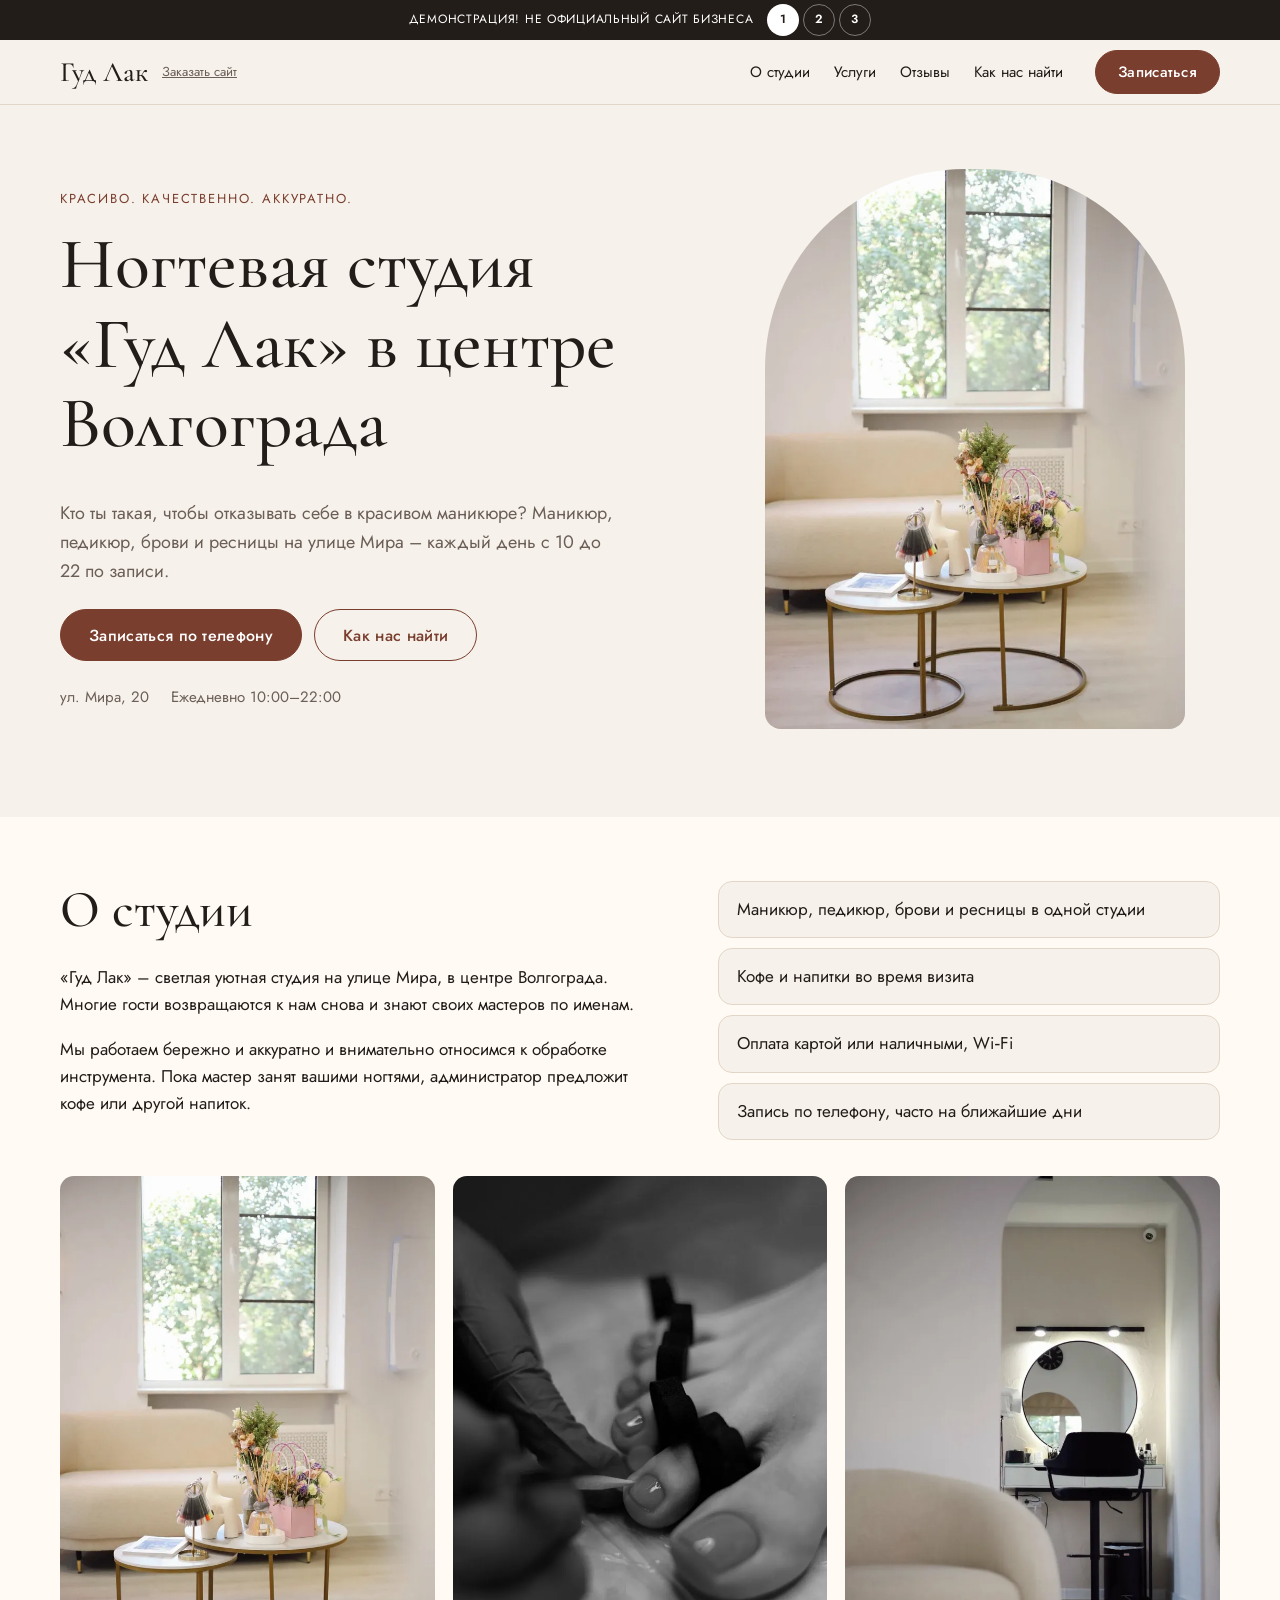
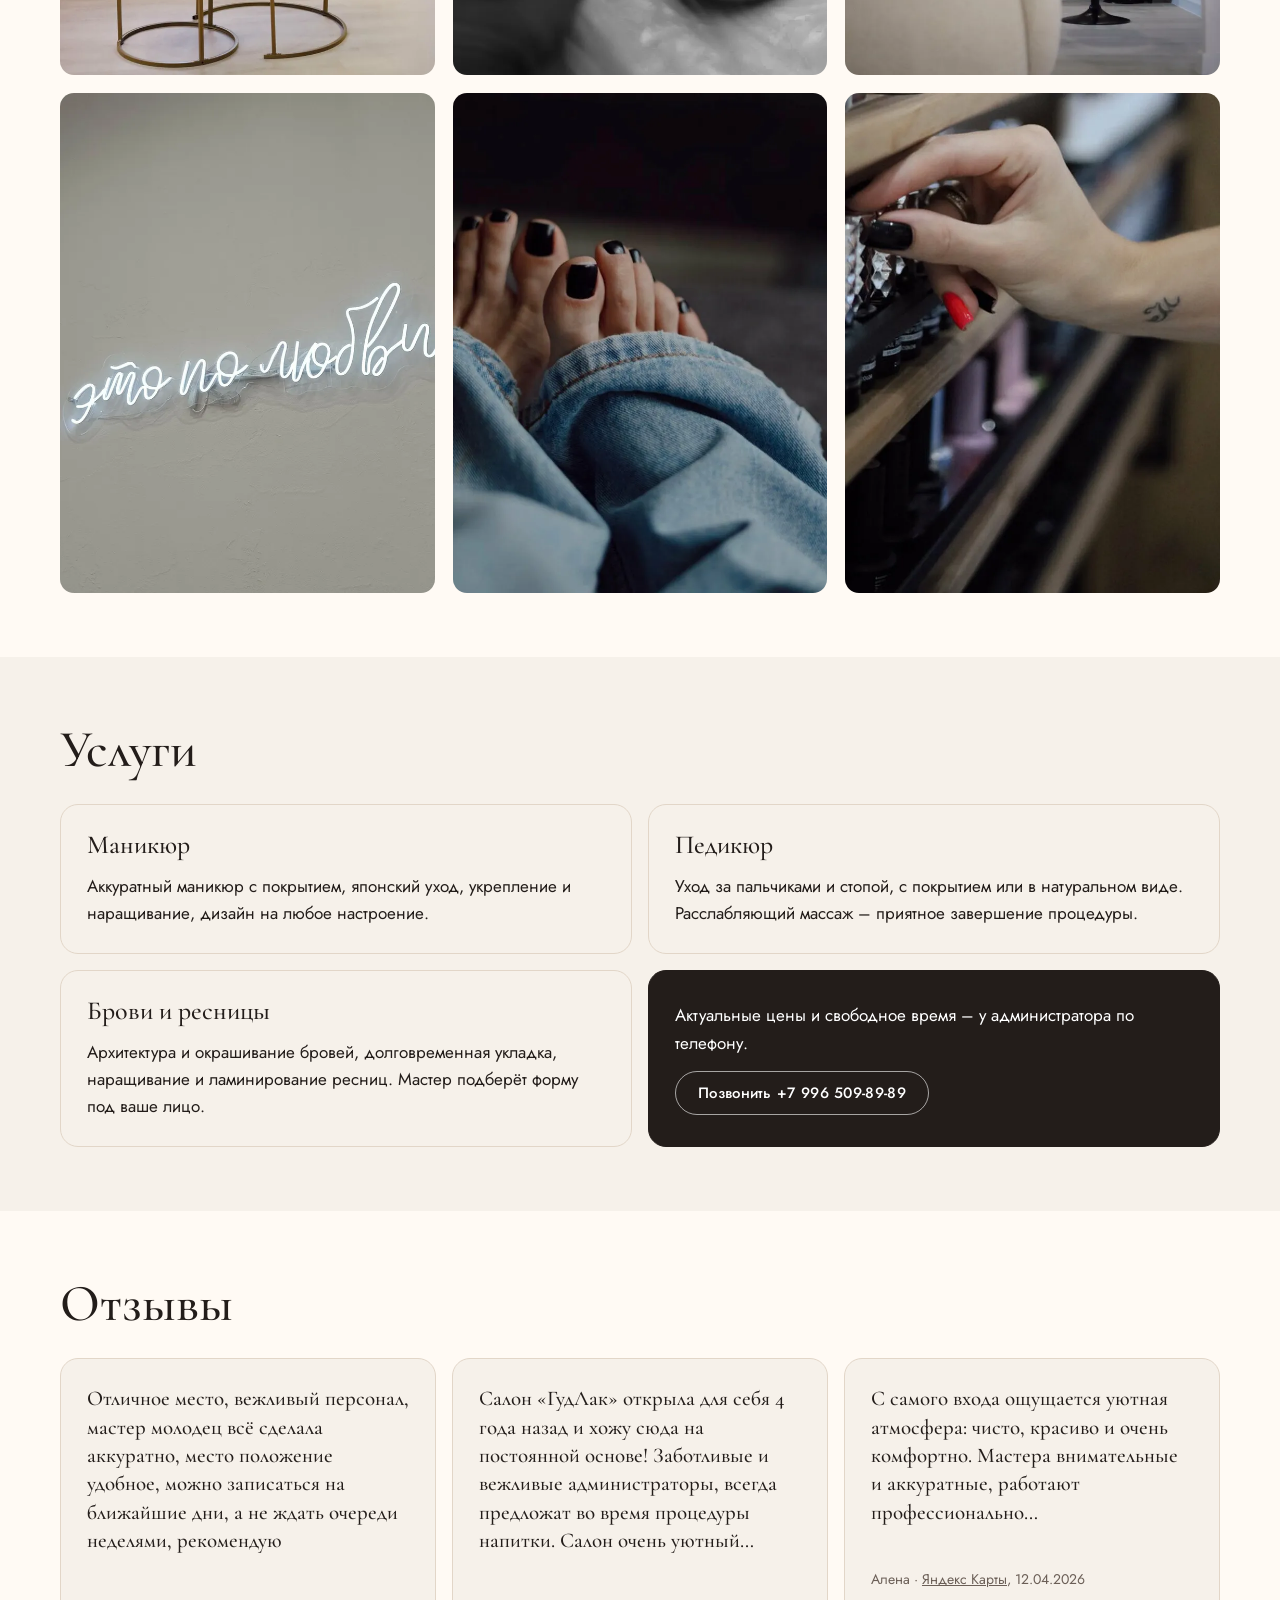
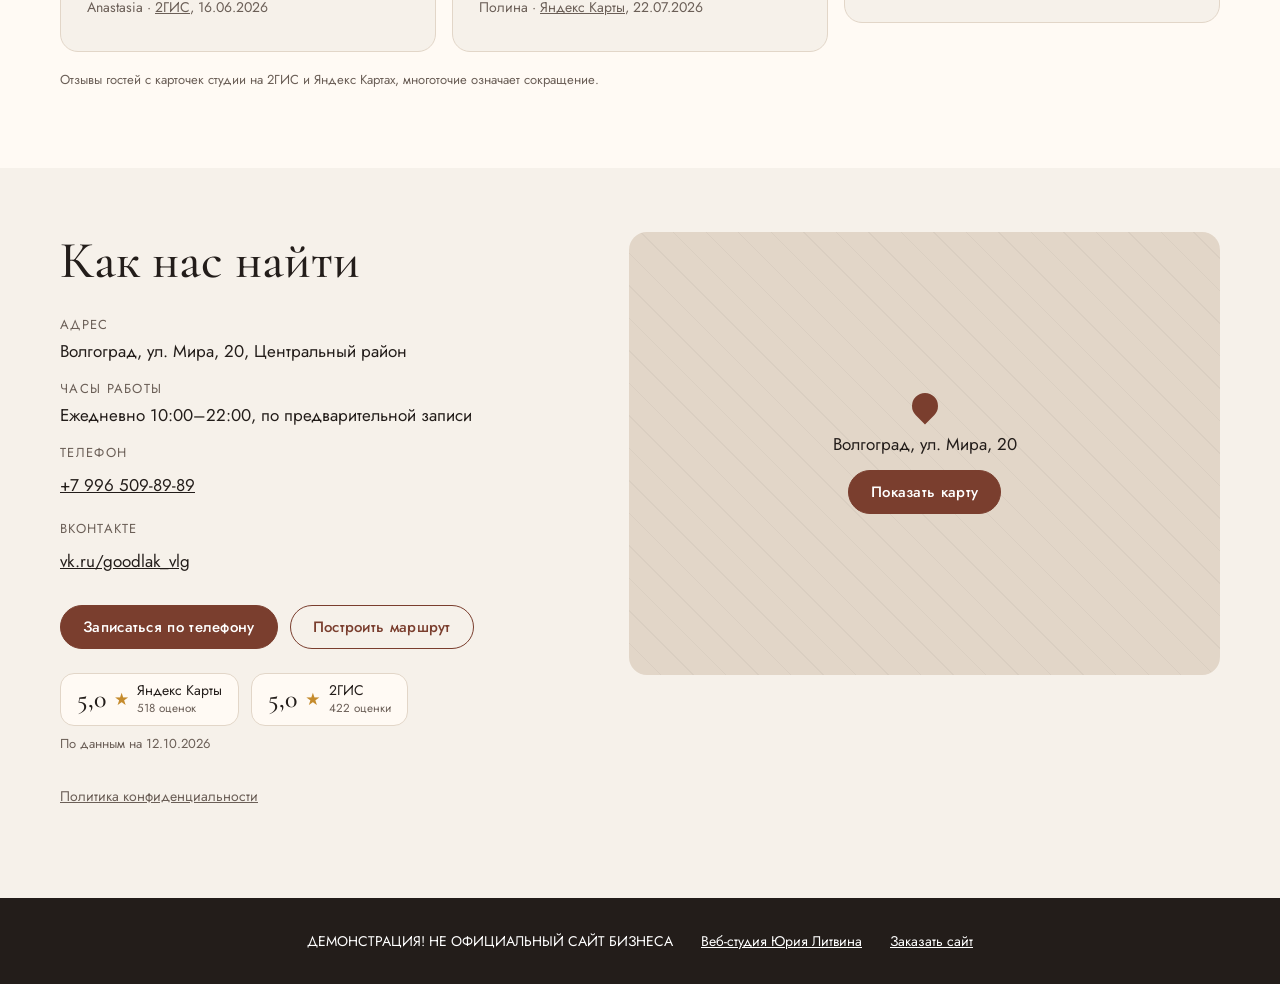
<file: index.html>
<!DOCTYPE html>
<html lang="ru" class="v1">
<head>
<meta charset="utf-8">
<meta name="viewport" content="width=device-width, initial-scale=1.0">
<meta name="robots" content="noindex, nofollow">
<title>Гуд Лак · ногтевая студия в центре Волгограда</title>
<meta name="description" content="Гуд Лак · ногтевая студия на ул. Мира, 20 в Волгограде: маникюр, педикюр, брови и ресницы. Ежедневно 10:00–22:00 по записи.">
<meta name="theme-color" content="#231d1a">
<link rel="icon" sizes="any" href="logos/favicon.ico">
<link rel="icon" type="image/svg+xml" href="logos/favicon.svg">
<link rel="icon" type="image/png" sizes="32x32" href="logos/favicon-32x32.png">
<link rel="apple-touch-icon" sizes="180x180" href="logos/apple-touch-icon.png">
<link rel="preload" href="fonts/jost_vf_cyrillic-wght-normal.woff2" as="font" type="font/woff2" crossorigin>
<link rel="preload" href="fonts/cormorant-garamond_cyrillic-500-normal.woff2" as="font" type="font/woff2" crossorigin>
<link rel="stylesheet" href="css/fonts.css">
<link rel="stylesheet" href="css/styles.css">
</head>
<body>
<a class="skip" href="#main">К содержимому</a>
<div class="top" id="topbar">
  <div class="demo-strip"><span class="demo-strip__t">ДЕМОНСТРАЦИЯ! НЕ ОФИЦИАЛЬНЫЙ САЙТ БИЗНЕСА</span><nav class="variants" aria-label="Варианты дизайна"><ul role="list"><li><a href="index.html" aria-current="page" aria-label="Вариант дизайна 1">1</a></li><li><a href="v2/index.html" aria-label="Вариант дизайна 2">2</a></li><li><a href="v3/index.html" aria-label="Вариант дизайна 3">3</a></li></ul></nav></div>
  <header class="header">
    <div class="header__in wrap">
      <a class="brand" href="#top">Гуд Лак</a>
      <a class="order-link" href="https://litviniuv.ru/webstudio/order/?c=u6pd">Заказать сайт</a>
      <nav class="nav" aria-label="Разделы сайта"><ul><li><a href="#about">О студии</a></li><li><a href="#services">Услуги</a></li><li><a href="#reviews">Отзывы</a></li><li><a href="#contacts">Как нас найти</a></li></ul></nav>
      <a class="btn btn--accent header__book" href="tel:+79965098989">Записаться</a>
      <a class="header__tel" href="tel:+79965098989" aria-label="Записаться по телефону"><svg viewBox="0 0 24 24" width="20" height="20" aria-hidden="true"><path fill="currentColor" d="M6.6 10.8a15.1 15.1 0 0 0 6.6 6.6l2.2-2.2c.3-.3.7-.4 1-.2 1.1.4 2.3.6 3.6.6.6 0 1 .4 1 1V20c0 .6-.4 1-1 1A17 17 0 0 1 3 4c0-.6.4-1 1-1h3.5c.6 0 1 .4 1 1 0 1.3.2 2.5.6 3.6.1.3 0 .7-.2 1z"/></svg></a>
      <button class="burger" type="button" aria-expanded="false" aria-controls="menu" aria-label="Открыть меню"><span class="burger__bar" aria-hidden="true"></span></button>
    </div>
  </header>
</div>
<div class="menu" id="menu" hidden>
  <nav class="menu__nav" aria-label="Меню">
    <ul><li><a href="#about">О студии</a></li><li><a href="#services">Услуги</a></li><li><a href="#reviews">Отзывы</a></li><li><a href="#contacts">Как нас найти</a></li><li><a href="tel:+79965098989">Записаться по телефону</a></li><li><a href="https://litviniuv.ru/webstudio/order/?c=u6pd">Заказать сайт</a></li></ul>
  </nav>
  <div class="menu__contacts">
    <p>Волгоград, ул. Мира, 20, Центральный район<br>Ежедневно 10:00–22:00</p>
    <p><a href="tel:+79965098989">+7 996 509-89-89</a></p>
  </div>
</div>

<main id="main">

  <section class="hero" id="top" aria-labelledby="hero-h">
    <div class="wrap hero__in">
      <div class="hero__text">
        <p class="eyebrow">Красиво. Качественно. Аккуратно.</p>
        <h1 id="hero-h">Ногтевая студия «Гуд&nbsp;Лак» в&nbsp;центре Волгограда</h1>
        <p class="lead">Кто ты такая, чтобы отказывать себе в красивом маникюре? Маникюр, педикюр, брови и ресницы на улице Мира – каждый день с 10 до 22 по записи.</p>
        <div class="cta">
          <a class="btn btn--accent btn--lg" href="tel:+79965098989">Записаться по телефону</a>
          <a class="btn btn--ghost btn--lg" href="#contacts">Как нас найти</a>
        </div>
        <ul class="hero__facts" role="list"><li>ул. Мира, 20</li><li>Ежедневно 10:00–22:00</li></ul>
      </div>
      <figure class="hero__photo"><img src="images/interior-01.webp" alt="Светлая зона ожидания студии с креслом и цветами у окна" width="720" height="960" fetchpriority="high"></figure>
    </div>
  </section>

  <section class="section about" id="about" aria-labelledby="about-h">
    <div class="wrap">
      <div class="about__grid">
        <div class="about__text" data-reveal>
          <h2 id="about-h">О студии</h2>
          <p>«Гуд Лак» – светлая уютная студия на улице Мира, в центре Волгограда. Многие гости возвращаются к нам снова и знают своих мастеров по именам.</p>
          <p>Мы работаем бережно и аккуратно и внимательно относимся к обработке инструмента. Пока мастер занят вашими ногтями, администратор предложит кофе или другой напиток.</p>
        </div>
        <ul class="perks" role="list" data-reveal>
          <li>Маникюр, педикюр, брови и ресницы в одной студии</li>
          <li>Кофе и напитки во время визита</li>
          <li>Оплата картой или наличными, Wi‑Fi</li>
          <li>Запись по телефону, часто на ближайшие дни</li>
        </ul>
      </div>
      <ul class="grid34" role="list" aria-label="Фото студии и работ">
        <li class="tile" data-reveal><img src="images/interior-01.webp" alt="Светлая зона ожидания с креслом и цветами у окна" width="720" height="960" loading="lazy" decoding="async"></li>
        <li class="tile" data-reveal><img src="images/work-03.webp" alt="Педикюр в процессе, чёрно-белый снимок" width="720" height="960" loading="lazy" decoding="async"></li>
        <li class="tile" data-reveal><img src="images/interior-02.webp" alt="Арочная ниша с круглым зеркалом и креслом" width="720" height="960" loading="lazy" decoding="async"></li>
        <li class="tile" data-reveal><img src="images/interior-04.webp" alt="Неоновая надпись «это по любви» на стене студии" width="720" height="960" loading="lazy" decoding="async"></li>
        <li class="tile" data-reveal><img src="images/work-04.webp" alt="Тёмный глянцевый педикюр" width="720" height="960" loading="lazy" decoding="async"></li>
        <li class="tile" data-reveal><img src="images/interior-03.webp" alt="Рука с тёмным маникюром у полки с гель-лаками" width="720" height="960" loading="lazy" decoding="async"></li>
      </ul>
    </div>
  </section>

  <section class="section services" id="services" aria-labelledby="services-h">
    <div class="wrap">
      <h2 id="services-h" data-reveal>Услуги</h2>
      <ul class="svc" role="list">
        <li class="svc__item" data-reveal><h3>Маникюр</h3><p>Аккуратный маникюр с покрытием, японский уход, укрепление и наращивание, дизайн на любое настроение.</p></li>
        <li class="svc__item" data-reveal><h3>Педикюр</h3><p>Уход за пальчиками и стопой, с покрытием или в натуральном виде. Расслабляющий массаж – приятное завершение процедуры.</p></li>
        <li class="svc__item" data-reveal><h3>Брови и ресницы</h3><p>Архитектура и окрашивание бровей, долговременная укладка, наращивание и ламинирование ресниц. Мастер подберёт форму под ваше лицо.</p></li>
        <li class="svc__item svc__item--cta" data-reveal><p>Актуальные цены и свободное время – у администратора по телефону.</p><a class="btn btn--ghost" href="tel:+79965098989">Позвонить +7 996 509-89-89</a></li>
      </ul>
    </div>
  </section>

  <section class="section" id="reviews" aria-labelledby="reviews-h">
    <div class="wrap">
      <h2 id="reviews-h" data-reveal>Отзывы</h2>
      <ul class="reviews" role="list"><li data-reveal><figure class="review"><blockquote><p>Отличное место, вежливый персонал, мастер молодец всё сделала аккуратно, место положение удобное, можно записаться на ближайшие дни, а не ждать очереди неделями, рекомендую</p></blockquote><figcaption>Anastasia · <a href="https://2gis.ru/volgograd/firm/70000001033819150">2ГИС</a>, 16.06.2026</figcaption></figure></li><li data-reveal><figure class="review"><blockquote><p>Салон «ГудЛак» открыла для себя 4 года назад и хожу сюда на постоянной основе! Заботливые и вежливые администраторы, всегда предложат во время процедуры напитки. Салон очень уютный…</p></blockquote><figcaption>Полина · <a href="https://yandex.ru/maps/org/gud_lak/133685186422/">Яндекс Карты</a>, 22.07.2026</figcaption></figure></li><li data-reveal><figure class="review"><blockquote><p>С самого входа ощущается уютная атмосфера: чисто, красиво и очень комфортно. Мастера внимательные и аккуратные, работают профессионально…</p></blockquote><figcaption>Алена · <a href="https://yandex.ru/maps/org/gud_lak/133685186422/">Яндекс Карты</a>, 12.04.2026</figcaption></figure></li></ul>
      <p class="reviews__note" data-reveal>Отзывы гостей с карточек студии на 2ГИС и Яндекс Картах, многоточие означает сокращение.</p>
    </div>
  </section>

  <section class="section contacts" id="contacts" aria-labelledby="contacts-h">
    <div class="wrap contacts__grid">
      <div class="contacts__info" data-reveal>
        <h2 id="contacts-h">Как нас найти</h2>
        <dl class="facts">
          <div><dt>Адрес</dt><dd>Волгоград, ул. Мира, 20, Центральный район</dd></div>
          <div><dt>Часы работы</dt><dd>Ежедневно 10:00–22:00, по предварительной записи</dd></div>
          <div><dt>Телефон</dt><dd><a href="tel:+79965098989">+7 996 509-89-89</a></dd></div>
          <div><dt>ВКонтакте</dt><dd><a href="https://vk.ru/goodlak_vlg">vk.ru/goodlak_vlg</a></dd></div>
        </dl>
        <div class="contacts__cta">
          <a class="btn btn--accent" href="tel:+79965098989">Записаться по телефону</a>
          <a class="btn btn--ghost" href="https://yandex.ru/maps/?rtext=~%D0%92%D0%BE%D0%BB%D0%B3%D0%BE%D0%B3%D1%80%D0%B0%D0%B4%2C%20%D1%83%D0%BB%D0%B8%D1%86%D0%B0%20%D0%9C%D0%B8%D1%80%D0%B0%2C%2020">Построить маршрут</a>
        </div>
        <ul class="rating" role="list" aria-label="Оценки на картах">
          <li><a href="https://yandex.ru/maps/org/gud_lak/133685186422/"><span class="rating__score">5,0</span><span class="rating__star" aria-hidden="true">★</span><span class="rating__src">Яндекс Карты<br><small>518 оценок</small></span></a></li>
          <li><a href="https://2gis.ru/volgograd/firm/70000001033819150"><span class="rating__score">5,0</span><span class="rating__star" aria-hidden="true">★</span><span class="rating__src">2ГИС<br><small>422 оценки</small></span></a></li>
        </ul>
        <p class="rating__date">По данным на 12.10.2026</p>
        <p class="contacts__legal"><a href="privacy/index.html">Политика конфиденциальности</a></p>
      </div>
      <div class="map" id="map" data-reveal data-map-src="https://yandex.ru/map-widget/v1/?text=%D0%92%D0%BE%D0%BB%D0%B3%D0%BE%D0%B3%D1%80%D0%B0%D0%B4%2C%20%D1%83%D0%BB%D0%B8%D1%86%D0%B0%20%D0%9C%D0%B8%D1%80%D0%B0%2C%2020&z=16" data-map-title="Карта: Волгоград, улица Мира, 20">
        <div class="map__ph">
          <span class="map__pin" aria-hidden="true"></span>
          <p class="map__addr">Волгоград, ул. Мира, 20</p>
          <button class="btn btn--accent map__btn" type="button" hidden>Показать карту</button>
        </div>
      </div>
    </div>
  </section>

</main>
<footer class="footer">
  <ul class="footer__row wrap" role="list">
    <li>ДЕМОНСТРАЦИЯ! НЕ ОФИЦИАЛЬНЫЙ САЙТ БИЗНЕСА</li>
    <li><a href="https://litviniuv.ru/webstudio/">Веб-студия Юрия Литвина</a></li>
    <li><a href="https://litviniuv.ru/webstudio/order/?c=u6pd">Заказать сайт</a></li>
  </ul>
</footer>
<script src="js/main.js" defer></script>
</body>
</html>
</file>
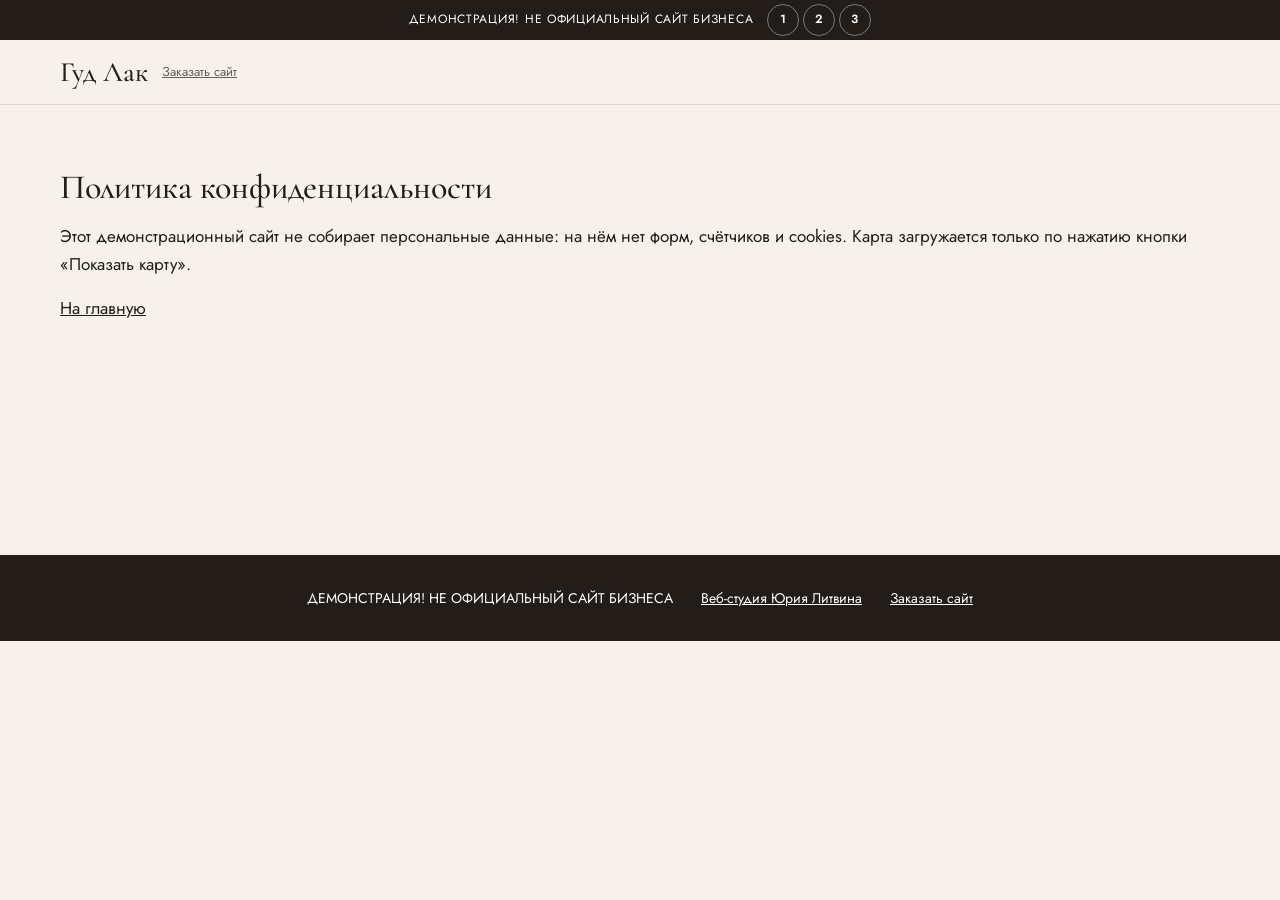
<file: privacy/index.html>
<!DOCTYPE html>
<html lang="ru" class="v1 simple">
<head>
<meta charset="utf-8">
<meta name="viewport" content="width=device-width, initial-scale=1.0">
<meta name="robots" content="noindex, nofollow">
<title>Политика конфиденциальности · Гуд Лак</title>
<link rel="icon" sizes="any" href="../logos/favicon.ico">
<link rel="icon" type="image/svg+xml" href="../logos/favicon.svg">
<link rel="icon" type="image/png" sizes="32x32" href="../logos/favicon-32x32.png">
<link rel="apple-touch-icon" sizes="180x180" href="../logos/apple-touch-icon.png">
<link rel="stylesheet" href="../css/fonts.css">
<link rel="stylesheet" href="../css/styles.css">
</head>
<body>
<div class="top">
  <div class="demo-strip"><span class="demo-strip__t">ДЕМОНСТРАЦИЯ! НЕ ОФИЦИАЛЬНЫЙ САЙТ БИЗНЕСА</span><nav class="variants" aria-label="Варианты дизайна"><ul role="list"><li><a href="../index.html" aria-label="Вариант дизайна 1">1</a></li><li><a href="../v2/index.html" aria-label="Вариант дизайна 2">2</a></li><li><a href="../v3/index.html" aria-label="Вариант дизайна 3">3</a></li></ul></nav></div>
  <header class="header"><div class="header__in wrap"><a class="brand" href="../index.html">Гуд Лак</a><a class="order-link" href="https://litviniuv.ru/webstudio/order/?c=u6pd">Заказать сайт</a></div></header>
</div>
<main id="main" class="simple__main">
  <div class="wrap">
    <h1>Политика конфиденциальности</h1>
    <p>Этот демонстрационный сайт не собирает персональные данные: на нём нет форм, счётчиков и cookies. Карта загружается только по нажатию кнопки «Показать карту».</p><p><a href="../index.html">На главную</a></p>
  </div>
</main>
<footer class="footer">
  <ul class="footer__row wrap" role="list">
    <li>ДЕМОНСТРАЦИЯ! НЕ ОФИЦИАЛЬНЫЙ САЙТ БИЗНЕСА</li>
    <li><a href="https://litviniuv.ru/webstudio/">Веб-студия Юрия Литвина</a></li>
    <li><a href="https://litviniuv.ru/webstudio/order/?c=u6pd">Заказать сайт</a></li>
  </ul>
</footer>
</body>
</html>
</file>
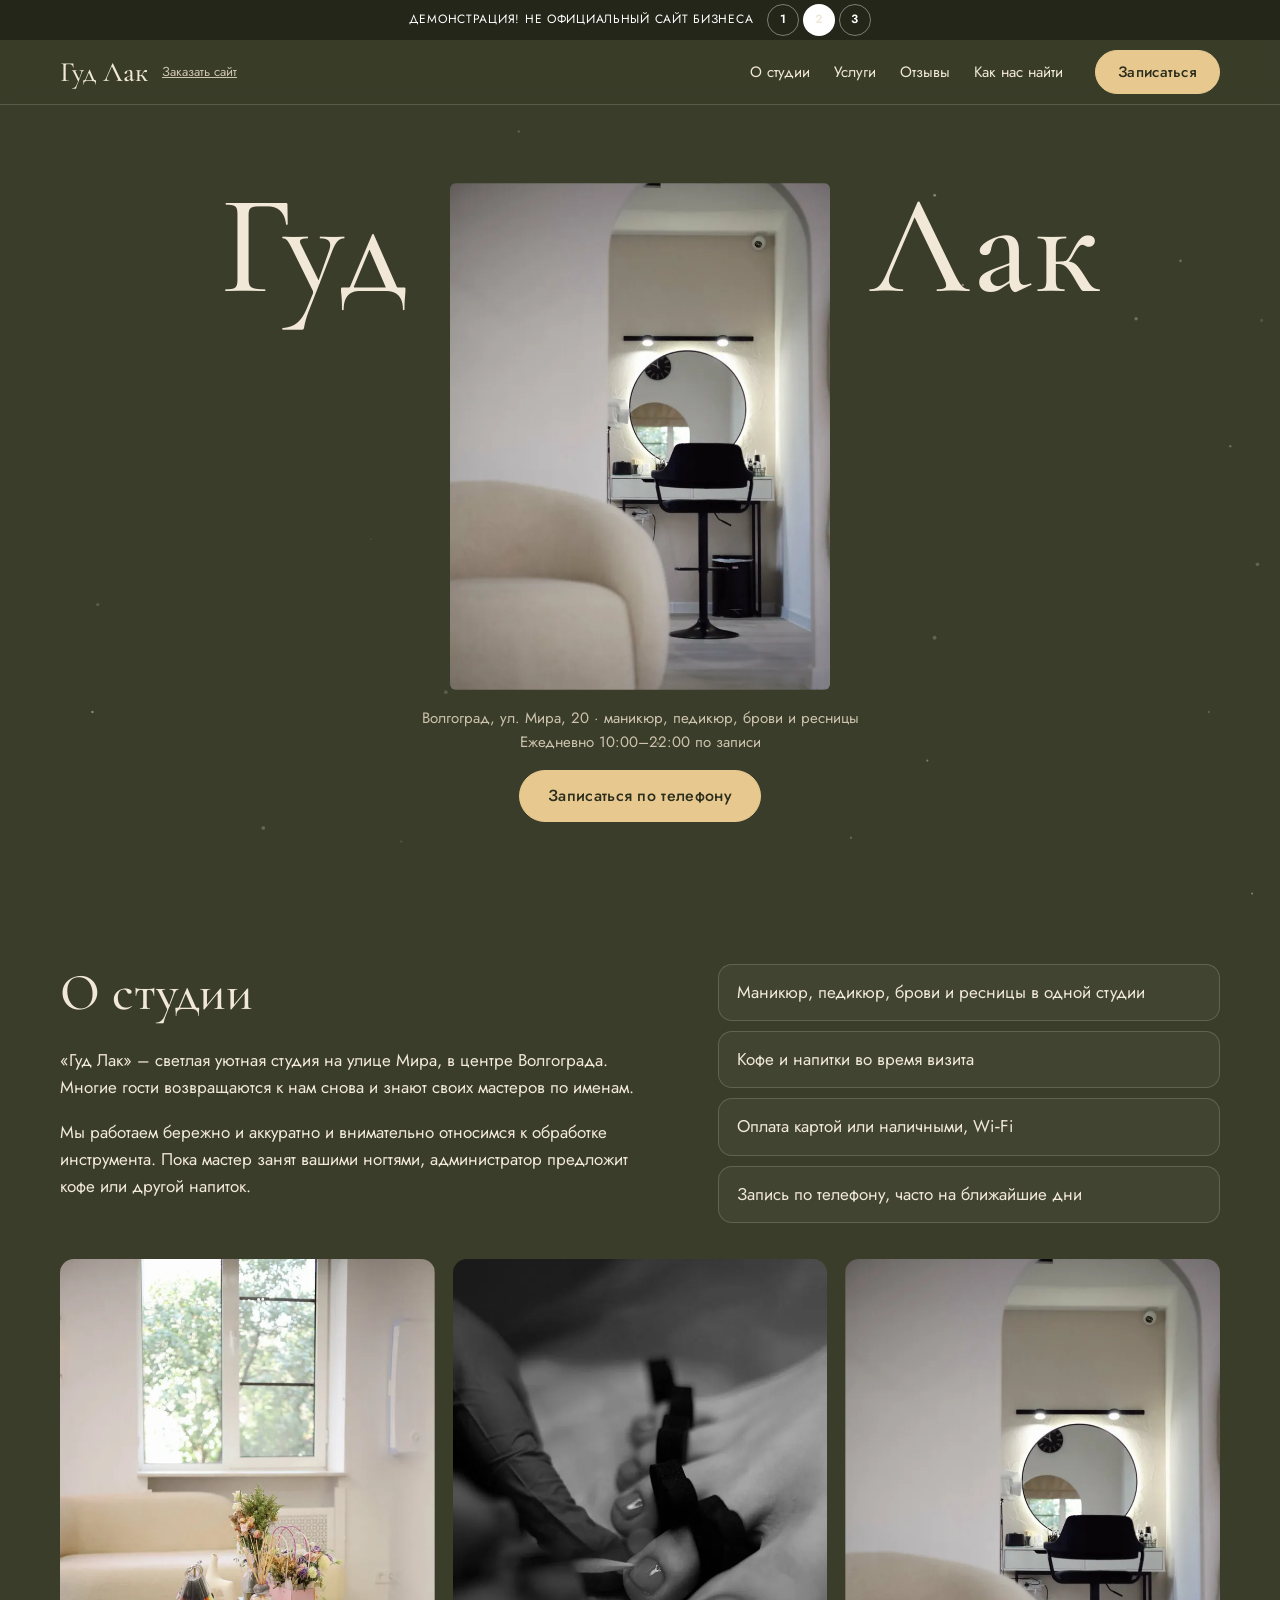
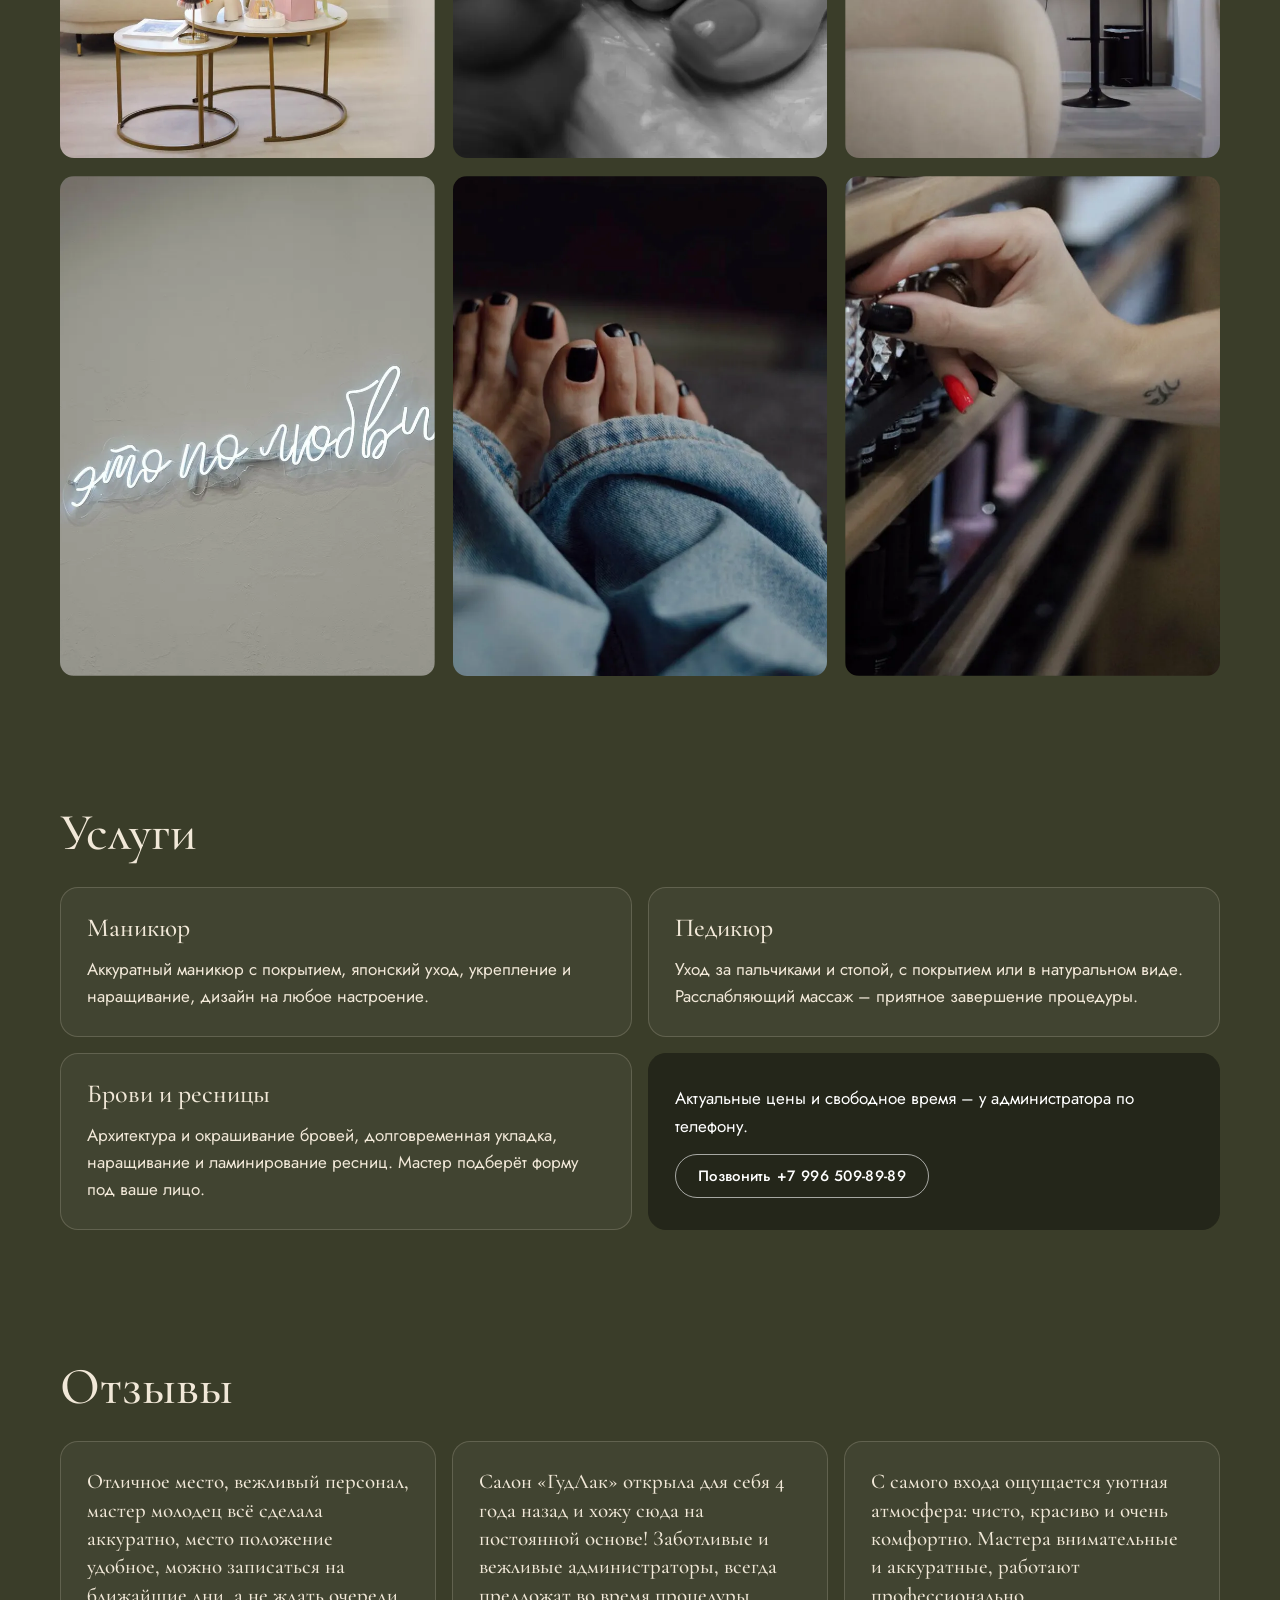
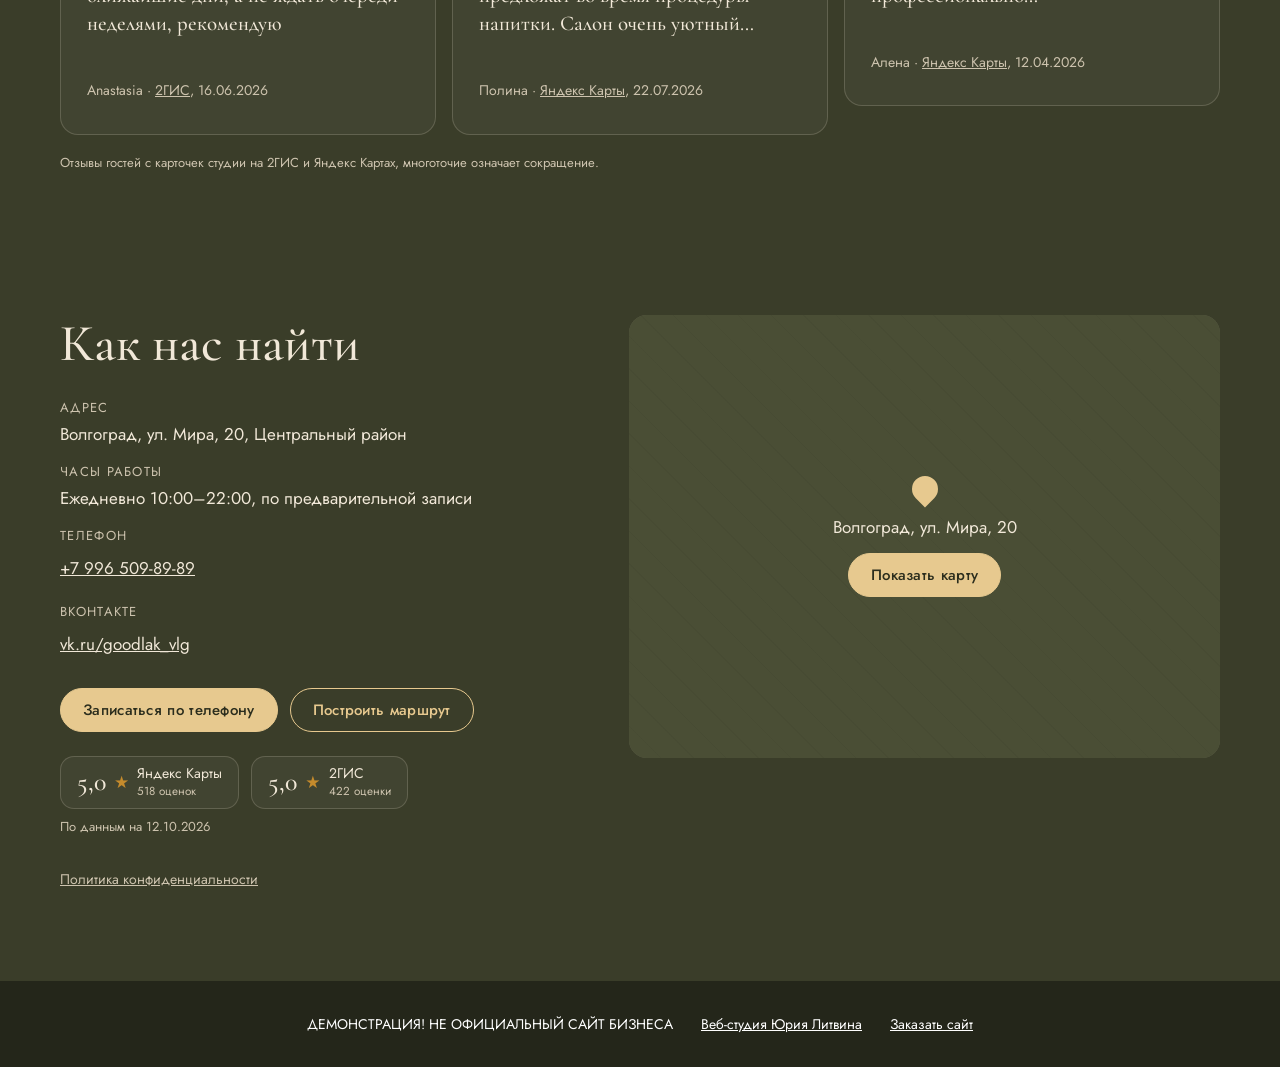
<file: v2/index.html>
<!DOCTYPE html>
<html lang="ru" class="v2">
<head>
<meta charset="utf-8">
<meta name="viewport" content="width=device-width, initial-scale=1.0">
<meta name="robots" content="noindex, nofollow">
<title>Гуд Лак · ногтевая студия в центре Волгограда</title>
<meta name="description" content="Гуд Лак · ногтевая студия на ул. Мира, 20 в Волгограде: маникюр, педикюр, брови и ресницы. Ежедневно 10:00–22:00 по записи.">
<meta name="theme-color" content="#231d1a">
<link rel="icon" sizes="any" href="../logos/favicon.ico">
<link rel="icon" type="image/svg+xml" href="../logos/favicon.svg">
<link rel="icon" type="image/png" sizes="32x32" href="../logos/favicon-32x32.png">
<link rel="apple-touch-icon" sizes="180x180" href="../logos/apple-touch-icon.png">
<link rel="preload" href="../fonts/jost_vf_cyrillic-wght-normal.woff2" as="font" type="font/woff2" crossorigin>
<link rel="preload" href="../fonts/cormorant-garamond_cyrillic-500-normal.woff2" as="font" type="font/woff2" crossorigin>
<link rel="stylesheet" href="../css/fonts.css">
<link rel="stylesheet" href="../css/styles.css">
<link rel="stylesheet" href="../css/v2.css">
</head>
<body>
<a class="skip" href="#main">К содержимому</a>
<canvas class="dust" id="dust" aria-hidden="true"></canvas>
<div class="top" id="topbar">
  <div class="demo-strip"><span class="demo-strip__t">ДЕМОНСТРАЦИЯ! НЕ ОФИЦИАЛЬНЫЙ САЙТ БИЗНЕСА</span><nav class="variants" aria-label="Варианты дизайна"><ul role="list"><li><a href="../index.html" aria-label="Вариант дизайна 1">1</a></li><li><a href="../v2/index.html" aria-current="page" aria-label="Вариант дизайна 2">2</a></li><li><a href="../v3/index.html" aria-label="Вариант дизайна 3">3</a></li></ul></nav></div>
  <header class="header">
    <div class="header__in wrap">
      <a class="brand" href="#top">Гуд Лак</a>
      <a class="order-link" href="https://litviniuv.ru/webstudio/order/?c=u6pd">Заказать сайт</a>
      <nav class="nav" aria-label="Разделы сайта"><ul><li><a href="#about">О студии</a></li><li><a href="#services">Услуги</a></li><li><a href="#reviews">Отзывы</a></li><li><a href="#contacts">Как нас найти</a></li></ul></nav>
      <a class="btn btn--accent header__book" href="tel:+79965098989">Записаться</a>
      <a class="header__tel" href="tel:+79965098989" aria-label="Записаться по телефону"><svg viewBox="0 0 24 24" width="20" height="20" aria-hidden="true"><path fill="currentColor" d="M6.6 10.8a15.1 15.1 0 0 0 6.6 6.6l2.2-2.2c.3-.3.7-.4 1-.2 1.1.4 2.3.6 3.6.6.6 0 1 .4 1 1V20c0 .6-.4 1-1 1A17 17 0 0 1 3 4c0-.6.4-1 1-1h3.5c.6 0 1 .4 1 1 0 1.3.2 2.5.6 3.6.1.3 0 .7-.2 1z"/></svg></a>
      <button class="burger" type="button" aria-expanded="false" aria-controls="menu" aria-label="Открыть меню"><span class="burger__bar" aria-hidden="true"></span></button>
    </div>
  </header>
</div>
<div class="menu" id="menu" hidden>
  <nav class="menu__nav" aria-label="Меню">
    <ul><li><a href="#about">О студии</a></li><li><a href="#services">Услуги</a></li><li><a href="#reviews">Отзывы</a></li><li><a href="#contacts">Как нас найти</a></li><li><a href="tel:+79965098989">Записаться по телефону</a></li><li><a href="https://litviniuv.ru/webstudio/order/?c=u6pd">Заказать сайт</a></li></ul>
  </nav>
  <div class="menu__contacts">
    <p>Волгоград, ул. Мира, 20, Центральный район<br>Ежедневно 10:00–22:00</p>
    <p><a href="tel:+79965098989">+7 996 509-89-89</a></p>
  </div>
</div>

<main id="main">

  <section class="h9" id="top" aria-labelledby="hero-h">
    <div class="wrap h9__in">
      <h1 id="hero-h" class="h9__h"><span class="h9__w h9__w--l">Гуд</span><span class="h9__w h9__w--r">Лак</span><span class="sr"> · ногтевая студия в центре Волгограда</span></h1>
      <figure class="h9__photo" id="h9photo"><img src="../images/interior-02.webp" alt="Арочная ниша студии с круглым зеркалом и креслом" width="720" height="960" fetchpriority="high"></figure>
      <p class="h9__line">Волгоград, ул. Мира, 20 · маникюр, педикюр, брови и ресницы<br>Ежедневно 10:00–22:00 по записи</p>
      <a class="btn btn--accent btn--lg h9__btn" href="tel:+79965098989">Записаться по телефону</a>
    </div>
  </section>

  <section class="section about" id="about" aria-labelledby="about-h">
    <div class="wrap">
      <div class="about__grid">
        <div class="about__text" data-reveal>
          <h2 id="about-h">О студии</h2>
          <p>«Гуд Лак» – светлая уютная студия на улице Мира, в центре Волгограда. Многие гости возвращаются к нам снова и знают своих мастеров по именам.</p>
          <p>Мы работаем бережно и аккуратно и внимательно относимся к обработке инструмента. Пока мастер занят вашими ногтями, администратор предложит кофе или другой напиток.</p>
        </div>
        <ul class="perks" role="list" data-reveal>
          <li>Маникюр, педикюр, брови и ресницы в одной студии</li>
          <li>Кофе и напитки во время визита</li>
          <li>Оплата картой или наличными, Wi‑Fi</li>
          <li>Запись по телефону, часто на ближайшие дни</li>
        </ul>
      </div>
      <ul class="grid34" role="list" aria-label="Фото студии и работ">
        <li class="tile" data-reveal><img src="../images/interior-01.webp" alt="Светлая зона ожидания с креслом и цветами у окна" width="720" height="960" loading="lazy" decoding="async"></li>
        <li class="tile" data-reveal><img src="../images/work-03.webp" alt="Педикюр в процессе, чёрно-белый снимок" width="720" height="960" loading="lazy" decoding="async"></li>
        <li class="tile" data-reveal><img src="../images/interior-02.webp" alt="Арочная ниша с круглым зеркалом и креслом" width="720" height="960" loading="lazy" decoding="async"></li>
        <li class="tile" data-reveal><img src="../images/interior-04.webp" alt="Неоновая надпись «это по любви» на стене студии" width="720" height="960" loading="lazy" decoding="async"></li>
        <li class="tile" data-reveal><img src="../images/work-04.webp" alt="Тёмный глянцевый педикюр" width="720" height="960" loading="lazy" decoding="async"></li>
        <li class="tile" data-reveal><img src="../images/interior-03.webp" alt="Рука с тёмным маникюром у полки с гель-лаками" width="720" height="960" loading="lazy" decoding="async"></li>
      </ul>
    </div>
  </section>

  <section class="section services" id="services" aria-labelledby="services-h">
    <div class="wrap">
      <h2 id="services-h" data-reveal>Услуги</h2>
      <ul class="svc" role="list">
        <li class="svc__item" data-reveal><h3>Маникюр</h3><p>Аккуратный маникюр с покрытием, японский уход, укрепление и наращивание, дизайн на любое настроение.</p></li>
        <li class="svc__item" data-reveal><h3>Педикюр</h3><p>Уход за пальчиками и стопой, с покрытием или в натуральном виде. Расслабляющий массаж – приятное завершение процедуры.</p></li>
        <li class="svc__item" data-reveal><h3>Брови и ресницы</h3><p>Архитектура и окрашивание бровей, долговременная укладка, наращивание и ламинирование ресниц. Мастер подберёт форму под ваше лицо.</p></li>
        <li class="svc__item svc__item--cta" data-reveal><p>Актуальные цены и свободное время – у администратора по телефону.</p><a class="btn btn--ghost" href="tel:+79965098989">Позвонить +7 996 509-89-89</a></li>
      </ul>
    </div>
  </section>

  <section class="section" id="reviews" aria-labelledby="reviews-h">
    <div class="wrap">
      <h2 id="reviews-h" data-reveal>Отзывы</h2>
      <ul class="reviews" role="list"><li data-reveal><figure class="review"><blockquote><p>Отличное место, вежливый персонал, мастер молодец всё сделала аккуратно, место положение удобное, можно записаться на ближайшие дни, а не ждать очереди неделями, рекомендую</p></blockquote><figcaption>Anastasia · <a href="https://2gis.ru/volgograd/firm/70000001033819150">2ГИС</a>, 16.06.2026</figcaption></figure></li><li data-reveal><figure class="review"><blockquote><p>Салон «ГудЛак» открыла для себя 4 года назад и хожу сюда на постоянной основе! Заботливые и вежливые администраторы, всегда предложат во время процедуры напитки. Салон очень уютный…</p></blockquote><figcaption>Полина · <a href="https://yandex.ru/maps/org/gud_lak/133685186422/">Яндекс Карты</a>, 22.07.2026</figcaption></figure></li><li data-reveal><figure class="review"><blockquote><p>С самого входа ощущается уютная атмосфера: чисто, красиво и очень комфортно. Мастера внимательные и аккуратные, работают профессионально…</p></blockquote><figcaption>Алена · <a href="https://yandex.ru/maps/org/gud_lak/133685186422/">Яндекс Карты</a>, 12.04.2026</figcaption></figure></li></ul>
      <p class="reviews__note" data-reveal>Отзывы гостей с карточек студии на 2ГИС и Яндекс Картах, многоточие означает сокращение.</p>
    </div>
  </section>

  <section class="section contacts" id="contacts" aria-labelledby="contacts-h">
    <div class="wrap contacts__grid">
      <div class="contacts__info" data-reveal>
        <h2 id="contacts-h">Как нас найти</h2>
        <dl class="facts">
          <div><dt>Адрес</dt><dd>Волгоград, ул. Мира, 20, Центральный район</dd></div>
          <div><dt>Часы работы</dt><dd>Ежедневно 10:00–22:00, по предварительной записи</dd></div>
          <div><dt>Телефон</dt><dd><a href="tel:+79965098989">+7 996 509-89-89</a></dd></div>
          <div><dt>ВКонтакте</dt><dd><a href="https://vk.ru/goodlak_vlg">vk.ru/goodlak_vlg</a></dd></div>
        </dl>
        <div class="contacts__cta">
          <a class="btn btn--accent" href="tel:+79965098989">Записаться по телефону</a>
          <a class="btn btn--ghost" href="https://yandex.ru/maps/?rtext=~%D0%92%D0%BE%D0%BB%D0%B3%D0%BE%D0%B3%D1%80%D0%B0%D0%B4%2C%20%D1%83%D0%BB%D0%B8%D1%86%D0%B0%20%D0%9C%D0%B8%D1%80%D0%B0%2C%2020">Построить маршрут</a>
        </div>
        <ul class="rating" role="list" aria-label="Оценки на картах">
          <li><a href="https://yandex.ru/maps/org/gud_lak/133685186422/"><span class="rating__score">5,0</span><span class="rating__star" aria-hidden="true">★</span><span class="rating__src">Яндекс Карты<br><small>518 оценок</small></span></a></li>
          <li><a href="https://2gis.ru/volgograd/firm/70000001033819150"><span class="rating__score">5,0</span><span class="rating__star" aria-hidden="true">★</span><span class="rating__src">2ГИС<br><small>422 оценки</small></span></a></li>
        </ul>
        <p class="rating__date">По данным на 12.10.2026</p>
        <p class="contacts__legal"><a href="../privacy/index.html">Политика конфиденциальности</a></p>
      </div>
      <div class="map" id="map" data-reveal data-map-src="https://yandex.ru/map-widget/v1/?text=%D0%92%D0%BE%D0%BB%D0%B3%D0%BE%D0%B3%D1%80%D0%B0%D0%B4%2C%20%D1%83%D0%BB%D0%B8%D1%86%D0%B0%20%D0%9C%D0%B8%D1%80%D0%B0%2C%2020&z=16" data-map-title="Карта: Волгоград, улица Мира, 20">
        <div class="map__ph">
          <span class="map__pin" aria-hidden="true"></span>
          <p class="map__addr">Волгоград, ул. Мира, 20</p>
          <button class="btn btn--accent map__btn" type="button" hidden>Показать карту</button>
        </div>
      </div>
    </div>
  </section>

</main>
<footer class="footer">
  <ul class="footer__row wrap" role="list">
    <li>ДЕМОНСТРАЦИЯ! НЕ ОФИЦИАЛЬНЫЙ САЙТ БИЗНЕСА</li>
    <li><a href="https://litviniuv.ru/webstudio/">Веб-студия Юрия Литвина</a></li>
    <li><a href="https://litviniuv.ru/webstudio/order/?c=u6pd">Заказать сайт</a></li>
  </ul>
</footer>
<script src="../js/main.js" defer></script>
<script src="../js/v2.js" defer></script>
</body>
</html>
</file>
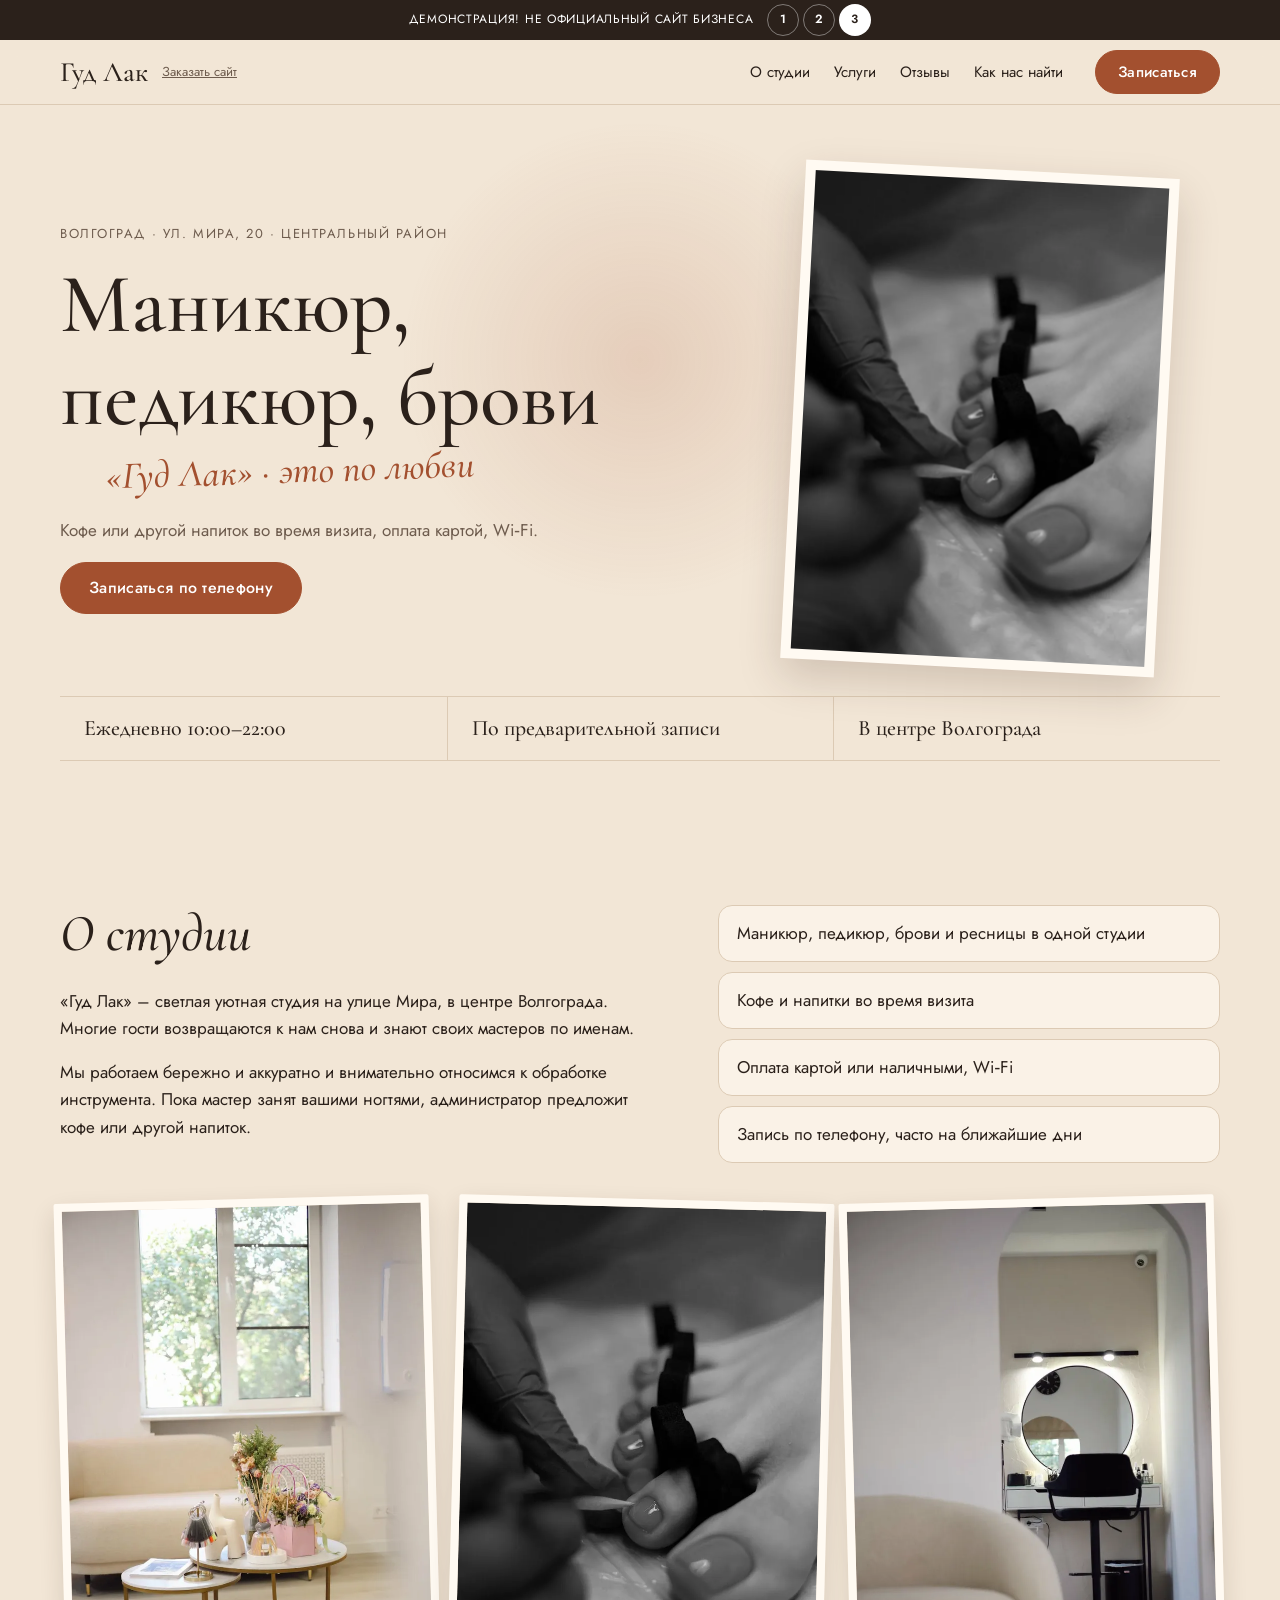
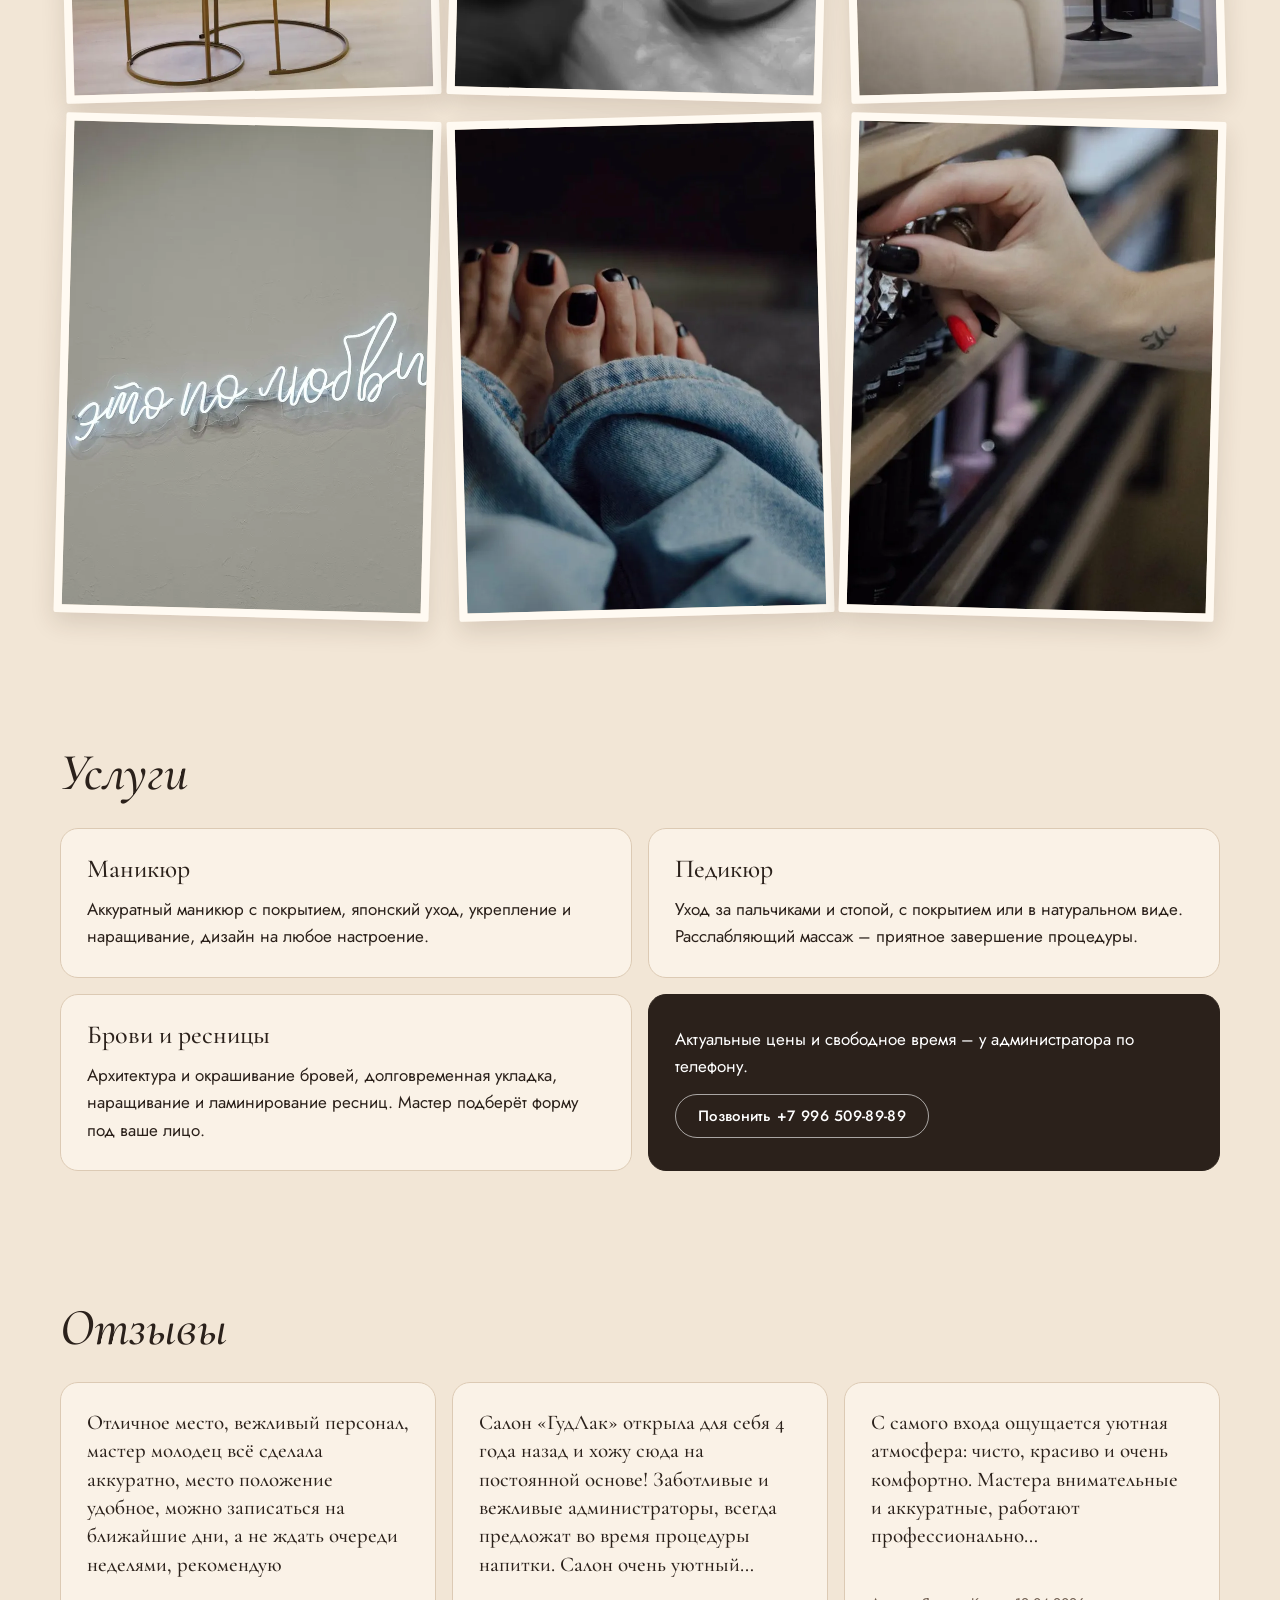
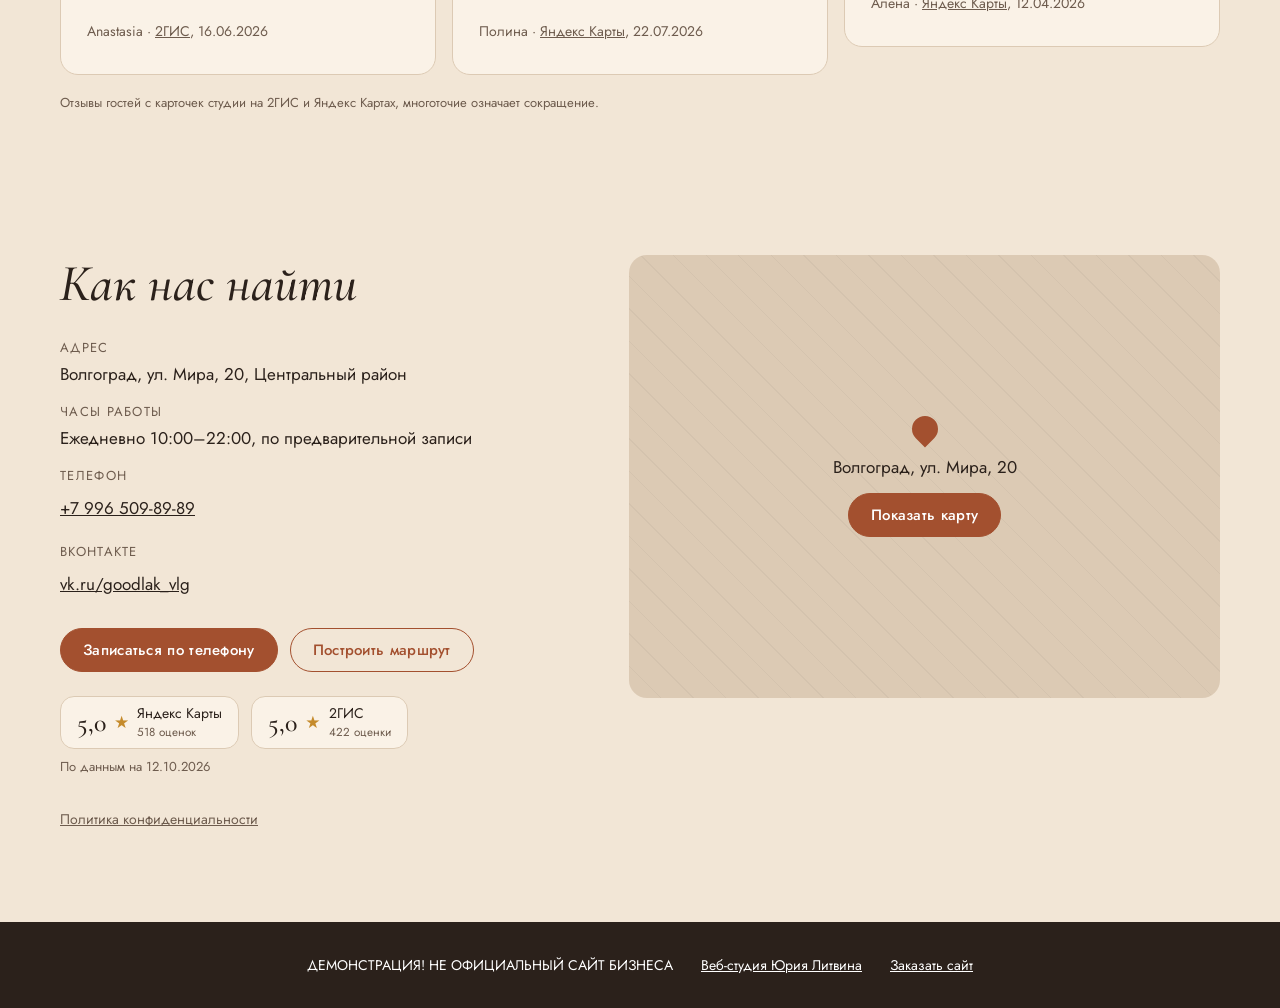
<file: v3/index.html>
<!DOCTYPE html>
<html lang="ru" class="v3">
<head>
<meta charset="utf-8">
<meta name="viewport" content="width=device-width, initial-scale=1.0">
<meta name="robots" content="noindex, nofollow">
<title>Гуд Лак · ногтевая студия в центре Волгограда</title>
<meta name="description" content="Гуд Лак · ногтевая студия на ул. Мира, 20 в Волгограде: маникюр, педикюр, брови и ресницы. Ежедневно 10:00–22:00 по записи.">
<meta name="theme-color" content="#231d1a">
<link rel="icon" sizes="any" href="../logos/favicon.ico">
<link rel="icon" type="image/svg+xml" href="../logos/favicon.svg">
<link rel="icon" type="image/png" sizes="32x32" href="../logos/favicon-32x32.png">
<link rel="apple-touch-icon" sizes="180x180" href="../logos/apple-touch-icon.png">
<link rel="preload" href="../fonts/jost_vf_cyrillic-wght-normal.woff2" as="font" type="font/woff2" crossorigin>
<link rel="preload" href="../fonts/cormorant-garamond_cyrillic-500-normal.woff2" as="font" type="font/woff2" crossorigin>
<link rel="stylesheet" href="../css/fonts.css">
<link rel="stylesheet" href="../css/styles.css">
<link rel="stylesheet" href="../css/v3.css">
</head>
<body>
<a class="skip" href="#main">К содержимому</a>
<div class="spot" id="spot" aria-hidden="true"></div>
<div class="top" id="topbar">
  <div class="demo-strip"><span class="demo-strip__t">ДЕМОНСТРАЦИЯ! НЕ ОФИЦИАЛЬНЫЙ САЙТ БИЗНЕСА</span><nav class="variants" aria-label="Варианты дизайна"><ul role="list"><li><a href="../index.html" aria-label="Вариант дизайна 1">1</a></li><li><a href="../v2/index.html" aria-label="Вариант дизайна 2">2</a></li><li><a href="../v3/index.html" aria-current="page" aria-label="Вариант дизайна 3">3</a></li></ul></nav></div>
  <header class="header">
    <div class="header__in wrap">
      <a class="brand" href="#top">Гуд Лак</a>
      <a class="order-link" href="https://litviniuv.ru/webstudio/order/?c=u6pd">Заказать сайт</a>
      <nav class="nav" aria-label="Разделы сайта"><ul><li><a href="#about">О студии</a></li><li><a href="#services">Услуги</a></li><li><a href="#reviews">Отзывы</a></li><li><a href="#contacts">Как нас найти</a></li></ul></nav>
      <a class="btn btn--accent header__book" href="tel:+79965098989">Записаться</a>
      <a class="header__tel" href="tel:+79965098989" aria-label="Записаться по телефону"><svg viewBox="0 0 24 24" width="20" height="20" aria-hidden="true"><path fill="currentColor" d="M6.6 10.8a15.1 15.1 0 0 0 6.6 6.6l2.2-2.2c.3-.3.7-.4 1-.2 1.1.4 2.3.6 3.6.6.6 0 1 .4 1 1V20c0 .6-.4 1-1 1A17 17 0 0 1 3 4c0-.6.4-1 1-1h3.5c.6 0 1 .4 1 1 0 1.3.2 2.5.6 3.6.1.3 0 .7-.2 1z"/></svg></a>
      <button class="burger" type="button" aria-expanded="false" aria-controls="menu" aria-label="Открыть меню"><span class="burger__bar" aria-hidden="true"></span></button>
    </div>
  </header>
</div>
<div class="menu" id="menu" hidden>
  <nav class="menu__nav" aria-label="Меню">
    <ul><li><a href="#about">О студии</a></li><li><a href="#services">Услуги</a></li><li><a href="#reviews">Отзывы</a></li><li><a href="#contacts">Как нас найти</a></li><li><a href="tel:+79965098989">Записаться по телефону</a></li><li><a href="https://litviniuv.ru/webstudio/order/?c=u6pd">Заказать сайт</a></li></ul>
  </nav>
  <div class="menu__contacts">
    <p>Волгоград, ул. Мира, 20, Центральный район<br>Ежедневно 10:00–22:00</p>
    <p><a href="tel:+79965098989">+7 996 509-89-89</a></p>
  </div>
</div>

<main id="main">

  <section class="h8" id="top" aria-labelledby="hero-h">
    <div class="wrap h8__in">
      <div class="h8__text">
        <p class="h8__brow">Волгоград · ул. Мира, 20 · Центральный район</p>
        <h1 id="hero-h" class="h8__h">Маникюр, педикюр, брови<span class="sr"> · ногтевая студия «Гуд Лак»</span></h1>
        <p class="h8__note">«Гуд Лак» · это по любви</p>
        <p class="h8__line">Кофе или другой напиток во время визита, оплата картой, Wi‑Fi.</p>
        <a class="btn btn--accent btn--lg" href="tel:+79965098989">Записаться по телефону</a>
      </div>
      <figure class="h8__photo" id="h8photo"><img src="../images/work-03.webp" alt="Педикюр в процессе, чёрно-белый снимок" width="720" height="960" fetchpriority="high"></figure>
      <ul class="h8__facts" role="list">
        <li>Ежедневно 10:00–22:00</li>
        <li>По предварительной записи</li>
        <li>В центре Волгограда</li>
      </ul>
    </div>
  </section>

  <section class="section about" id="about" aria-labelledby="about-h">
    <div class="wrap">
      <div class="about__grid">
        <div class="about__text" data-reveal>
          <h2 id="about-h">О студии</h2>
          <p>«Гуд Лак» – светлая уютная студия на улице Мира, в центре Волгограда. Многие гости возвращаются к нам снова и знают своих мастеров по именам.</p>
          <p>Мы работаем бережно и аккуратно и внимательно относимся к обработке инструмента. Пока мастер занят вашими ногтями, администратор предложит кофе или другой напиток.</p>
        </div>
        <ul class="perks" role="list" data-reveal>
          <li>Маникюр, педикюр, брови и ресницы в одной студии</li>
          <li>Кофе и напитки во время визита</li>
          <li>Оплата картой или наличными, Wi‑Fi</li>
          <li>Запись по телефону, часто на ближайшие дни</li>
        </ul>
      </div>
      <ul class="grid34" role="list" aria-label="Фото студии и работ">
        <li class="tile" data-reveal><img src="../images/interior-01.webp" alt="Светлая зона ожидания с креслом и цветами у окна" width="720" height="960" loading="lazy" decoding="async"></li>
        <li class="tile" data-reveal><img src="../images/work-03.webp" alt="Педикюр в процессе, чёрно-белый снимок" width="720" height="960" loading="lazy" decoding="async"></li>
        <li class="tile" data-reveal><img src="../images/interior-02.webp" alt="Арочная ниша с круглым зеркалом и креслом" width="720" height="960" loading="lazy" decoding="async"></li>
        <li class="tile" data-reveal><img src="../images/interior-04.webp" alt="Неоновая надпись «это по любви» на стене студии" width="720" height="960" loading="lazy" decoding="async"></li>
        <li class="tile" data-reveal><img src="../images/work-04.webp" alt="Тёмный глянцевый педикюр" width="720" height="960" loading="lazy" decoding="async"></li>
        <li class="tile" data-reveal><img src="../images/interior-03.webp" alt="Рука с тёмным маникюром у полки с гель-лаками" width="720" height="960" loading="lazy" decoding="async"></li>
      </ul>
    </div>
  </section>

  <section class="section services" id="services" aria-labelledby="services-h">
    <div class="wrap">
      <h2 id="services-h" data-reveal>Услуги</h2>
      <ul class="svc" role="list">
        <li class="svc__item" data-reveal><h3>Маникюр</h3><p>Аккуратный маникюр с покрытием, японский уход, укрепление и наращивание, дизайн на любое настроение.</p></li>
        <li class="svc__item" data-reveal><h3>Педикюр</h3><p>Уход за пальчиками и стопой, с покрытием или в натуральном виде. Расслабляющий массаж – приятное завершение процедуры.</p></li>
        <li class="svc__item" data-reveal><h3>Брови и ресницы</h3><p>Архитектура и окрашивание бровей, долговременная укладка, наращивание и ламинирование ресниц. Мастер подберёт форму под ваше лицо.</p></li>
        <li class="svc__item svc__item--cta" data-reveal><p>Актуальные цены и свободное время – у администратора по телефону.</p><a class="btn btn--ghost" href="tel:+79965098989">Позвонить +7 996 509-89-89</a></li>
      </ul>
    </div>
  </section>

  <section class="section" id="reviews" aria-labelledby="reviews-h">
    <div class="wrap">
      <h2 id="reviews-h" data-reveal>Отзывы</h2>
      <ul class="reviews" role="list"><li data-reveal><figure class="review"><blockquote><p>Отличное место, вежливый персонал, мастер молодец всё сделала аккуратно, место положение удобное, можно записаться на ближайшие дни, а не ждать очереди неделями, рекомендую</p></blockquote><figcaption>Anastasia · <a href="https://2gis.ru/volgograd/firm/70000001033819150">2ГИС</a>, 16.06.2026</figcaption></figure></li><li data-reveal><figure class="review"><blockquote><p>Салон «ГудЛак» открыла для себя 4 года назад и хожу сюда на постоянной основе! Заботливые и вежливые администраторы, всегда предложат во время процедуры напитки. Салон очень уютный…</p></blockquote><figcaption>Полина · <a href="https://yandex.ru/maps/org/gud_lak/133685186422/">Яндекс Карты</a>, 22.07.2026</figcaption></figure></li><li data-reveal><figure class="review"><blockquote><p>С самого входа ощущается уютная атмосфера: чисто, красиво и очень комфортно. Мастера внимательные и аккуратные, работают профессионально…</p></blockquote><figcaption>Алена · <a href="https://yandex.ru/maps/org/gud_lak/133685186422/">Яндекс Карты</a>, 12.04.2026</figcaption></figure></li></ul>
      <p class="reviews__note" data-reveal>Отзывы гостей с карточек студии на 2ГИС и Яндекс Картах, многоточие означает сокращение.</p>
    </div>
  </section>

  <section class="section contacts" id="contacts" aria-labelledby="contacts-h">
    <div class="wrap contacts__grid">
      <div class="contacts__info" data-reveal>
        <h2 id="contacts-h">Как нас найти</h2>
        <dl class="facts">
          <div><dt>Адрес</dt><dd>Волгоград, ул. Мира, 20, Центральный район</dd></div>
          <div><dt>Часы работы</dt><dd>Ежедневно 10:00–22:00, по предварительной записи</dd></div>
          <div><dt>Телефон</dt><dd><a href="tel:+79965098989">+7 996 509-89-89</a></dd></div>
          <div><dt>ВКонтакте</dt><dd><a href="https://vk.ru/goodlak_vlg">vk.ru/goodlak_vlg</a></dd></div>
        </dl>
        <div class="contacts__cta">
          <a class="btn btn--accent" href="tel:+79965098989">Записаться по телефону</a>
          <a class="btn btn--ghost" href="https://yandex.ru/maps/?rtext=~%D0%92%D0%BE%D0%BB%D0%B3%D0%BE%D0%B3%D1%80%D0%B0%D0%B4%2C%20%D1%83%D0%BB%D0%B8%D1%86%D0%B0%20%D0%9C%D0%B8%D1%80%D0%B0%2C%2020">Построить маршрут</a>
        </div>
        <ul class="rating" role="list" aria-label="Оценки на картах">
          <li><a href="https://yandex.ru/maps/org/gud_lak/133685186422/"><span class="rating__score">5,0</span><span class="rating__star" aria-hidden="true">★</span><span class="rating__src">Яндекс Карты<br><small>518 оценок</small></span></a></li>
          <li><a href="https://2gis.ru/volgograd/firm/70000001033819150"><span class="rating__score">5,0</span><span class="rating__star" aria-hidden="true">★</span><span class="rating__src">2ГИС<br><small>422 оценки</small></span></a></li>
        </ul>
        <p class="rating__date">По данным на 12.10.2026</p>
        <p class="contacts__legal"><a href="../privacy/index.html">Политика конфиденциальности</a></p>
      </div>
      <div class="map" id="map" data-reveal data-map-src="https://yandex.ru/map-widget/v1/?text=%D0%92%D0%BE%D0%BB%D0%B3%D0%BE%D0%B3%D1%80%D0%B0%D0%B4%2C%20%D1%83%D0%BB%D0%B8%D1%86%D0%B0%20%D0%9C%D0%B8%D1%80%D0%B0%2C%2020&z=16" data-map-title="Карта: Волгоград, улица Мира, 20">
        <div class="map__ph">
          <span class="map__pin" aria-hidden="true"></span>
          <p class="map__addr">Волгоград, ул. Мира, 20</p>
          <button class="btn btn--accent map__btn" type="button" hidden>Показать карту</button>
        </div>
      </div>
    </div>
  </section>

</main>
<footer class="footer">
  <ul class="footer__row wrap" role="list">
    <li>ДЕМОНСТРАЦИЯ! НЕ ОФИЦИАЛЬНЫЙ САЙТ БИЗНЕСА</li>
    <li><a href="https://litviniuv.ru/webstudio/">Веб-студия Юрия Литвина</a></li>
    <li><a href="https://litviniuv.ru/webstudio/order/?c=u6pd">Заказать сайт</a></li>
  </ul>
</footer>
<script src="../js/main.js" defer></script>
<script src="../js/v3.js" defer></script>
</body>
</html>
</file>
<file: css/fonts.css>
@font-face{font-family:"Jost";src:url(../fonts/jost_vf_cyrillic-wght-normal.woff2) format("woff2");font-weight:300 700;font-display:swap;unicode-range:U+0301,U+0400-045F,U+0490-0491,U+04B0-04B1,U+2116}
@font-face{font-family:"Jost";src:url(../fonts/jost_vf_latin-wght-normal.woff2) format("woff2");font-weight:300 700;font-display:swap;unicode-range:U+0000-00FF,U+0131,U+0152-0153,U+02BB-02BC,U+02C6,U+02DA,U+02DC,U+2000-206F,U+20AC,U+2122,U+2191,U+2193,U+2212,U+2215,U+FEFF,U+FFFD}
@font-face{font-family:"Cormorant Garamond";src:url(../fonts/cormorant-garamond_cyrillic-500-normal.woff2) format("woff2");font-weight:500;font-display:swap;unicode-range:U+0301,U+0400-045F,U+0490-0491,U+04B0-04B1,U+2116}
@font-face{font-family:"Cormorant Garamond";src:url(../fonts/cormorant-garamond_latin-500-normal.woff2) format("woff2");font-weight:500;font-display:swap;unicode-range:U+0000-00FF,U+0131,U+0152-0153,U+2000-206F,U+20AC,U+2122,U+FEFF,U+FFFD}
@font-face{font-family:"Cormorant Garamond";src:url(../fonts/cormorant-garamond_cyrillic-500-italic.woff2) format("woff2");font-weight:500;font-style:italic;font-display:swap;unicode-range:U+0301,U+0400-045F,U+0490-0491,U+04B0-04B1,U+2116}
@font-face{font-family:"Cormorant Garamond";src:url(../fonts/cormorant-garamond_latin-500-italic.woff2) format("woff2");font-weight:500;font-style:italic;font-display:swap;unicode-range:U+0000-00FF,U+0131,U+0152-0153,U+2000-206F,U+20AC,U+2122,U+FEFF,U+FFFD}
</file>
<file: css/styles.css>
:root{--bg:#f6f1ea;--card:#fffaf4;--ink:#231d1a;--muted:#6b5f57;--line:#e2d6c8;--accent:#7a3e2e;--accent-ink:#fff;--wrap:1160px;--serif:"Cormorant Garamond",Georgia,serif;--sans:"Jost",system-ui,sans-serif;--topH:112px}
*,*::before,*::after{box-sizing:border-box}
html{scroll-behavior:smooth;scroll-padding-top:var(--topH);-webkit-text-size-adjust:100%}
@media (prefers-reduced-motion:reduce){html{scroll-behavior:auto}*,*::before,*::after{animation:none!important;transition:none!important}}
body{margin:0;background:var(--bg);color:var(--ink);font:400 17px/1.6 var(--sans);overflow-x:hidden}
img{display:block;max-width:100%;height:auto}
a{color:inherit}
h1,h2,h3{font-family:var(--serif);font-weight:500;line-height:1.1;margin:0 0 .5em}
h2{font-size:clamp(34px,5vw,52px)}
h3{font-size:26px}
p{margin:0 0 1em}
ul[role=list]{list-style:none;margin:0;padding:0}
.wrap{width:min(100% - 40px,var(--wrap));margin-inline:auto}
.nw{white-space:nowrap}
.sr{position:absolute;width:1px;height:1px;overflow:hidden;clip:rect(0 0 0 0);white-space:nowrap}
.skip{position:absolute;left:8px;top:-60px;z-index:100;background:var(--ink);color:#fff;padding:10px 14px}
.skip:focus{top:8px}
:focus-visible{outline:2px solid var(--accent);outline-offset:3px}
/* top */
.top{position:sticky;top:0;z-index:50}
html.is-locked .top{position:fixed;left:0;right:0}
.demo-strip{display:flex;flex-wrap:wrap;align-items:center;justify-content:center;gap:4px 14px;margin:0;padding:4px 12px;background:var(--ink);color:#fff;font-size:12px;letter-spacing:.06em;text-align:center}
.demo-strip__t{padding:4px 0}
.variants ul{display:flex;gap:4px}
.variants a{display:grid;place-items:center;min-width:32px;height:32px;border:1px solid rgba(255,255,255,.4);border-radius:16px;text-decoration:none;font-weight:600}
.variants a[aria-current]{background:#fff;color:var(--ink)}
.header{background:color-mix(in srgb,var(--bg) 94%,transparent);backdrop-filter:blur(8px);border-bottom:1px solid var(--line)}
.header__in{display:flex;align-items:center;gap:14px;min-height:64px}
.brand{font:500 28px/1 var(--serif);text-decoration:none;white-space:nowrap}
.order-link{font-size:13px;color:var(--muted);white-space:nowrap;padding:12px 0}
.nav{margin-left:auto;display:none}
.nav ul{display:flex;gap:4px;list-style:none;margin:0;padding:0}
.nav a{display:block;padding:12px 10px;text-decoration:none;font-size:15px}
.nav a:hover{color:var(--accent)}
.header__book{margin-left:auto}
.burger{width:44px;height:44px;border:0;background:none;display:grid;place-items:center;cursor:pointer;color:inherit;padding:0}
.burger__bar,.burger__bar::before,.burger__bar::after{display:block;width:22px;height:2px;background:currentColor;position:relative;transition:transform .2s}
.burger__bar::before,.burger__bar::after{content:"";position:absolute;left:0}
.burger__bar::before{top:-7px}.burger__bar::after{top:7px}
.burger[aria-expanded=true] .burger__bar{background:transparent}
.burger[aria-expanded=true] .burger__bar::before{transform:translateY(7px) rotate(45deg)}
.burger[aria-expanded=true] .burger__bar::after{transform:translateY(-7px) rotate(-45deg)}
@media (max-width:519px){.header .header__book{display:none}.burger{margin-left:auto}}
@media (min-width:960px){.nav{display:block}.header__book{margin-left:8px}.burger{display:none}}
.menu{position:fixed;inset:var(--topH) 0 0;z-index:45;background:var(--bg);overflow:auto;padding:12px 20px 32px;opacity:0;transition:opacity .2s}
.menu.is-open{opacity:1}
.menu ul{list-style:none;margin:0;padding:0}
.menu__nav a{display:flex;align-items:center;min-height:52px;border-bottom:1px solid var(--line);font:500 26px/1.2 var(--serif);text-decoration:none}
.menu__contacts{margin-top:20px;color:var(--muted)}
.menu__contacts a{display:inline-block;padding:10px 0}
/* buttons */
.btn{display:inline-flex;align-items:center;justify-content:center;min-height:44px;padding:10px 22px;border-radius:999px;border:1px solid var(--accent);font:500 15px/1.2 var(--sans);letter-spacing:.02em;text-decoration:none;cursor:pointer;text-align:center}
.btn--accent{background:var(--accent);color:var(--accent-ink)}
.btn--accent:hover{filter:brightness(1.1)}
.btn--ghost{background:transparent;color:var(--accent)}
.btn--lg{min-height:52px;padding:14px 28px;font-size:16px}
/* hero */
.hero{padding:40px 0 56px}
.hero__in{display:grid;gap:32px;align-items:center}
.eyebrow{font-size:13px;letter-spacing:.14em;text-transform:uppercase;color:var(--accent);margin-bottom:16px}
.hero h1{font-size:clamp(38px,6.4vw,72px)}
.lead{font-size:18px;color:var(--muted);max-width:560px}
.cta{display:flex;flex-wrap:wrap;gap:12px;margin:24px 0}
.hero__facts{display:flex;flex-wrap:wrap;gap:6px 22px;color:var(--muted);font-size:15px}
.hero__photo{margin:0;justify-self:center;width:min(100%,420px)}
.hero__photo img{width:100%;aspect-ratio:3/4;object-fit:cover;border-radius:200px 200px 16px 16px}
@media (min-width:860px){.hero{padding:64px 0 88px}.hero__in{grid-template-columns:1.25fr 1fr;gap:56px}}
/* sections */
.section{padding:64px 0}
.section:nth-of-type(even){background:var(--card)}
.about__grid{display:grid;gap:24px;margin-bottom:36px}
.perks{display:grid;gap:10px;align-content:start}
.perks li{padding:14px 18px;border:1px solid var(--line);border-radius:14px;background:var(--bg)}
@media (min-width:860px){.about__grid{grid-template-columns:1.2fr 1fr;gap:56px}}
.grid34{display:grid;grid-template-columns:repeat(2,1fr);gap:12px}
@media (min-width:720px){.grid34{grid-template-columns:repeat(3,1fr);gap:18px}}
.tile{margin:0}
.tile img{width:100%;aspect-ratio:3/4;object-fit:cover;border-radius:14px}
.svc{display:grid;gap:16px}
@media (min-width:860px){.svc{grid-template-columns:repeat(2,1fr)}}
.svc__item{padding:26px;border:1px solid var(--line);border-radius:18px;background:var(--bg)}
.svc__item p:last-child{margin:0}
.svc__item--cta{display:flex;flex-direction:column;align-items:flex-start;justify-content:center;gap:14px;background:var(--ink);color:#fff;border-color:var(--ink)}
.svc__item--cta p{margin:0}
.svc__item--cta .btn--ghost{color:#fff;border-color:rgba(255,255,255,.6)}
.reviews{display:grid;gap:16px}
@media (min-width:860px){.reviews{grid-template-columns:repeat(3,1fr)}}
.review{margin:0;padding:26px;border-radius:18px;background:var(--bg);border:1px solid var(--line);display:flex;flex-direction:column;gap:14px}
.review blockquote{margin:0;font:500 21px/1.35 var(--serif)}
.review figcaption{color:var(--muted);font-size:14px;margin-top:auto}
.contacts__grid{display:grid;gap:32px}
@media (min-width:960px){.contacts__grid{grid-template-columns:1fr 1.1fr;align-items:start}}
.facts{margin:0 0 24px;display:grid;gap:14px}
.facts dt{font-size:13px;letter-spacing:.1em;text-transform:uppercase;color:var(--muted)}
.facts dd{margin:2px 0 0}
.facts a{display:inline-block;padding:6px 0}
.contacts__cta{display:flex;flex-wrap:wrap;gap:12px;margin-bottom:24px}
.rating{display:flex;flex-wrap:wrap;gap:12px}
.rating a{display:flex;align-items:center;gap:8px;min-height:44px;padding:8px 16px;border:1px solid var(--line);border-radius:14px;text-decoration:none;background:var(--card)}
.rating__score{font:500 26px/1 var(--serif)}
.rating__star{color:#c58b2c}
.rating__src{font-size:14px;line-height:1.25}
.rating__src small{color:var(--muted)}
.rating__date{font-size:13px;color:var(--muted);margin:8px 0 20px}
.contacts__legal a{display:inline-block;padding:10px 0;font-size:14px;color:var(--muted)}
.map{position:relative;aspect-ratio:4/3;border-radius:18px;overflow:hidden;background:var(--line)}
.map iframe{position:absolute;inset:0;width:100%;height:100%;border:0}
.map__ph{position:absolute;inset:0;display:grid;place-content:center;justify-items:center;gap:12px;text-align:center;padding:20px;background:repeating-linear-gradient(45deg,transparent 0 22px,rgba(0,0,0,.035) 22px 23px)}
.map__pin{width:26px;height:26px;border-radius:50% 50% 50% 0;transform:rotate(-45deg);background:var(--accent)}
.map__addr{margin:0}
/* footer */
.footer{background:var(--ink);color:#fff;padding:22px 0;font-size:14px}
.footer .footer__row{margin:0 auto;display:flex;flex-wrap:wrap;justify-content:center;align-items:center;gap:6px 28px;text-align:center}
.footer a{display:inline-block;padding:10px 0}
@media (min-width:960px){.footer .footer__row{flex-wrap:nowrap}}
/* reveal */
html.rv [data-reveal]{opacity:0;transform:translateY(18px);transition:opacity .7s ease,transform .7s ease}
html.rv [data-reveal].is-in{opacity:1;transform:none}
.simple__main{padding:64px 0;min-height:50vh}
.header__tel{display:none;width:44px;height:44px;border-radius:50%;background:var(--accent);color:var(--accent-ink);place-items:center;flex:none}
@media (max-width:519px){.header .header__tel{display:grid;margin-left:auto}.header .burger{margin-left:0}}
@media (max-width:359px){.header__in{gap:8px}.order-link{font-size:12px}}
.review figcaption a{color:inherit;display:inline-block;padding:6px 0}
.reviews__note{margin-top:18px;font-size:13px;color:var(--muted)}
</file>
<file: css/v2.css>
/* prompt 9: place between two words */
.v2{--bg:#3a3d29;--card:#43472f;--ink:#f1e8d8;--muted:#cdc3ae;--line:rgba(241,232,216,.18);--accent:#e7c98f;--accent-ink:#2b2d1d}
.v2 body{background:var(--bg)}
.v2 .demo-strip{background:#24261a}
.v2 .header{background:rgba(58,61,41,.92)}
.v2 .section:nth-of-type(even){background:transparent}
.v2 .section{position:relative;z-index:1}
.v2 .perks li,.v2 .svc__item,.v2 .review,.v2 .rating a{background:rgba(255,255,255,.04)}
.v2 .svc__item--cta{background:#24261a;border-color:#24261a}
.v2 .footer{background:#24261a;position:relative;z-index:1}
.v2 .map__ph{background-color:#4a4e35}
.dust{position:fixed;inset:0;width:100%;height:100%;pointer-events:none;z-index:0}
.v2 main,.v2 .top{position:relative}
.v2 .top{position:sticky}
.v2 html.is-locked .top,html.v2.is-locked .top{position:fixed}
.h9{position:relative;z-index:1;padding:28px 0 48px;min-height:calc(100svh - var(--topH))}
.h9__in{display:grid;justify-items:center;text-align:center;gap:18px}
.h9__h{display:contents;margin:0}
.h9__w{font:500 clamp(64px,20vw,110px)/.9 var(--serif);letter-spacing:.02em;transition:transform 1.4s cubic-bezier(.2,.7,.2,1),filter 1.4s,opacity 1.4s}
.h9__w--l{order:1}.h9__photo{order:2}.h9__w--r{order:3}.h9__line{order:4}.h9__btn{order:5}
.h9__photo{margin:0;width:min(72vw,340px);perspective:900px}
.h9__photo img{width:100%;aspect-ratio:3/4;object-fit:cover;border-radius:6px;clip-path:inset(0 0 0 0);transition:clip-path 1.5s cubic-bezier(.2,.7,.2,1),transform .4s ease}
.h9__line{margin:0;color:var(--muted);font-size:15px}
html.js:not(.ready) .h9__w--l{transform:translateY(-30px);filter:blur(8px);opacity:.2}
html.js:not(.ready) .h9__w--r{transform:translateY(30px);filter:blur(8px);opacity:.2}
html.js:not(.ready) .h9__photo img{clip-path:inset(100% 0 0 0)}
@media (min-width:860px){
 .h9{display:grid;align-items:center;padding:40px 0}
 .h9__in{grid-template-columns:1fr auto 1fr;grid-template-areas:"l p r" "x x x" "b b b";column-gap:40px;row-gap:16px}
 .h9__w--l{grid-area:l;justify-self:end}.h9__w--r{grid-area:r;justify-self:start}.h9__photo{grid-area:p;width:min(30vw,380px)}
 .h9__line{grid-area:x}.h9__btn{grid-area:b}
 .h9__w{font-size:clamp(90px,11vw,170px)}
 html.js:not(.ready) .h9__w--l{transform:translateX(-80px)}
 html.js:not(.ready) .h9__w--r{transform:translateX(80px)}
}
html.rv .v2 .tile[data-reveal],html.rv.v2 .tile[data-reveal]{opacity:1;transform:none}
html.rv.v2 .tile img{clip-path:inset(100% 0 0 0);transition:clip-path 1.1s cubic-bezier(.2,.7,.2,1)}
html.rv.v2 .tile.is-in img{clip-path:inset(0 0 0 0)}
</file>
<file: css/v3.css>
/* prompt 8: visit board */
.v3{--bg:#f2e6d6;--card:#f2e6d6;--ink:#2b211b;--muted:#6e5c4e;--line:#dccab4;--accent:#a3502f;--accent-ink:#fff}
.v3 .section:nth-of-type(even){background:transparent}
.v3 .header{background:rgba(242,230,214,.92)}
.v3 h2{font-style:italic}
.v3 .perks li,.v3 .svc__item,.v3 .review,.v3 .rating a{background:rgba(255,250,242,.6)}
.spot{position:fixed;left:0;top:0;width:520px;height:520px;margin:-260px 0 0 -260px;border-radius:50%;pointer-events:none;z-index:0;background:radial-gradient(circle,rgba(163,80,47,.16),rgba(163,80,47,0) 65%);transform:translate(50vw,40vh);transition:transform .25s ease-out}
.v3 main,.v3 .footer{position:relative;z-index:1}
.h8{padding:32px 0 56px}
.h8__in{display:grid;gap:28px}
.h8__brow{font-size:13px;letter-spacing:.12em;text-transform:uppercase;color:var(--muted);margin-bottom:14px}
.h8__h{font-size:clamp(42px,7.5vw,84px);margin-bottom:.15em}
.h8__note{font:italic 500 clamp(26px,3.6vw,38px)/1.15 var(--serif);color:var(--accent);margin:0 0 18px 1.2em;transform:rotate(-2deg);transform-origin:left}
.h8__line{color:var(--muted);max-width:480px}
.h8__photo{margin:0;justify-self:center;width:min(78%,380px);transform:rotate(3deg);transition:transform .3s ease;will-change:transform}
.h8__photo img{width:100%;aspect-ratio:3/4;object-fit:cover;border:10px solid #fffaf2;box-shadow:0 18px 40px rgba(60,35,20,.18)}
.h8__facts{display:grid;gap:0;border-top:1px solid var(--line)}
.h8__facts li{padding:14px 0;border-bottom:1px solid var(--line);font:500 22px/1.2 var(--serif)}
@media (min-width:860px){
 .h8{padding:64px 0 80px}
 .h8__in{grid-template-columns:1.3fr 1fr;align-items:center;column-gap:56px}
 .h8__facts{grid-column:1/-1;grid-template-columns:repeat(3,1fr);border-bottom:1px solid var(--line)}
 .h8__facts li{border-bottom:0;padding:18px 24px}
 .h8__facts li+li{border-left:1px solid var(--line)}
}
.v3 .tile:nth-child(odd) img{transform:rotate(-1.5deg)}
.v3 .tile:nth-child(even) img{transform:rotate(1.5deg)}
.v3 .tile img{border:8px solid #fffaf2;border-radius:2px;box-shadow:0 10px 24px rgba(60,35,20,.14)}
.v3 .svc__item--cta{background:var(--ink);border-color:var(--ink)}
</file>
